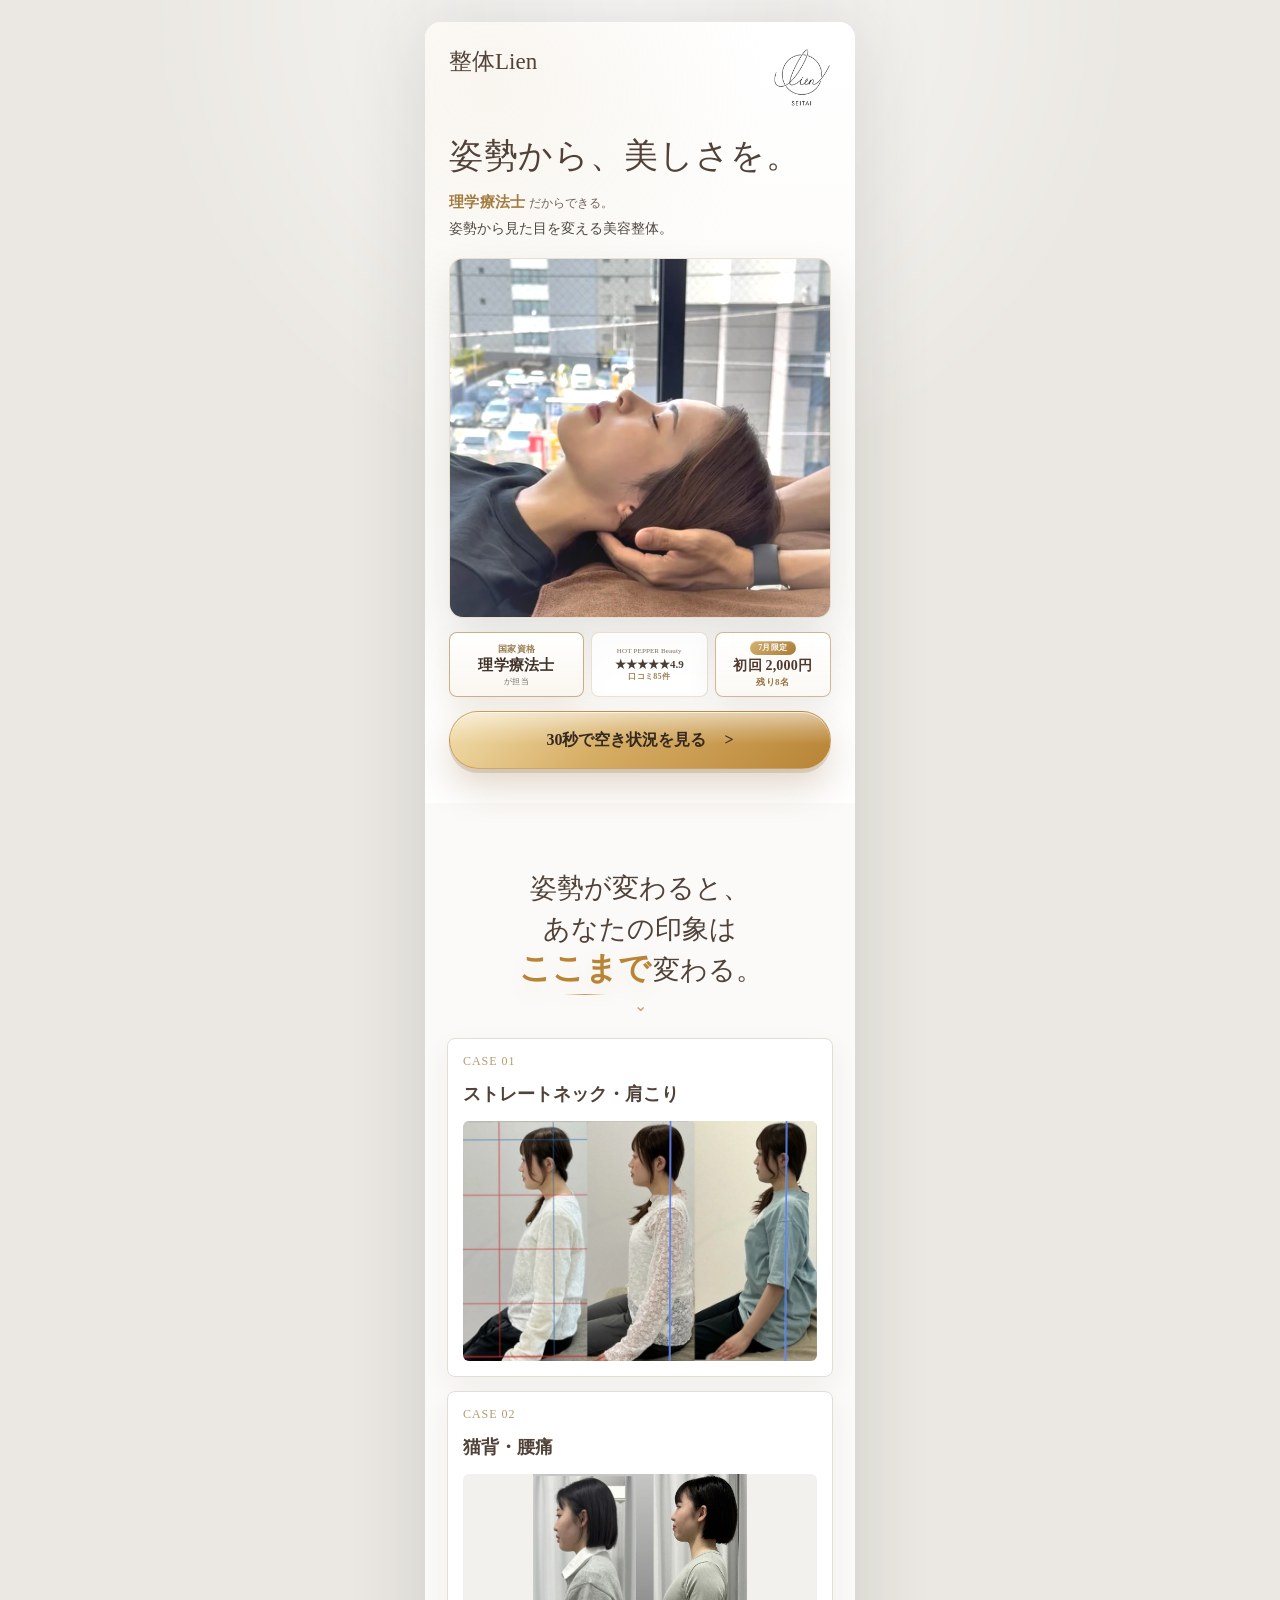
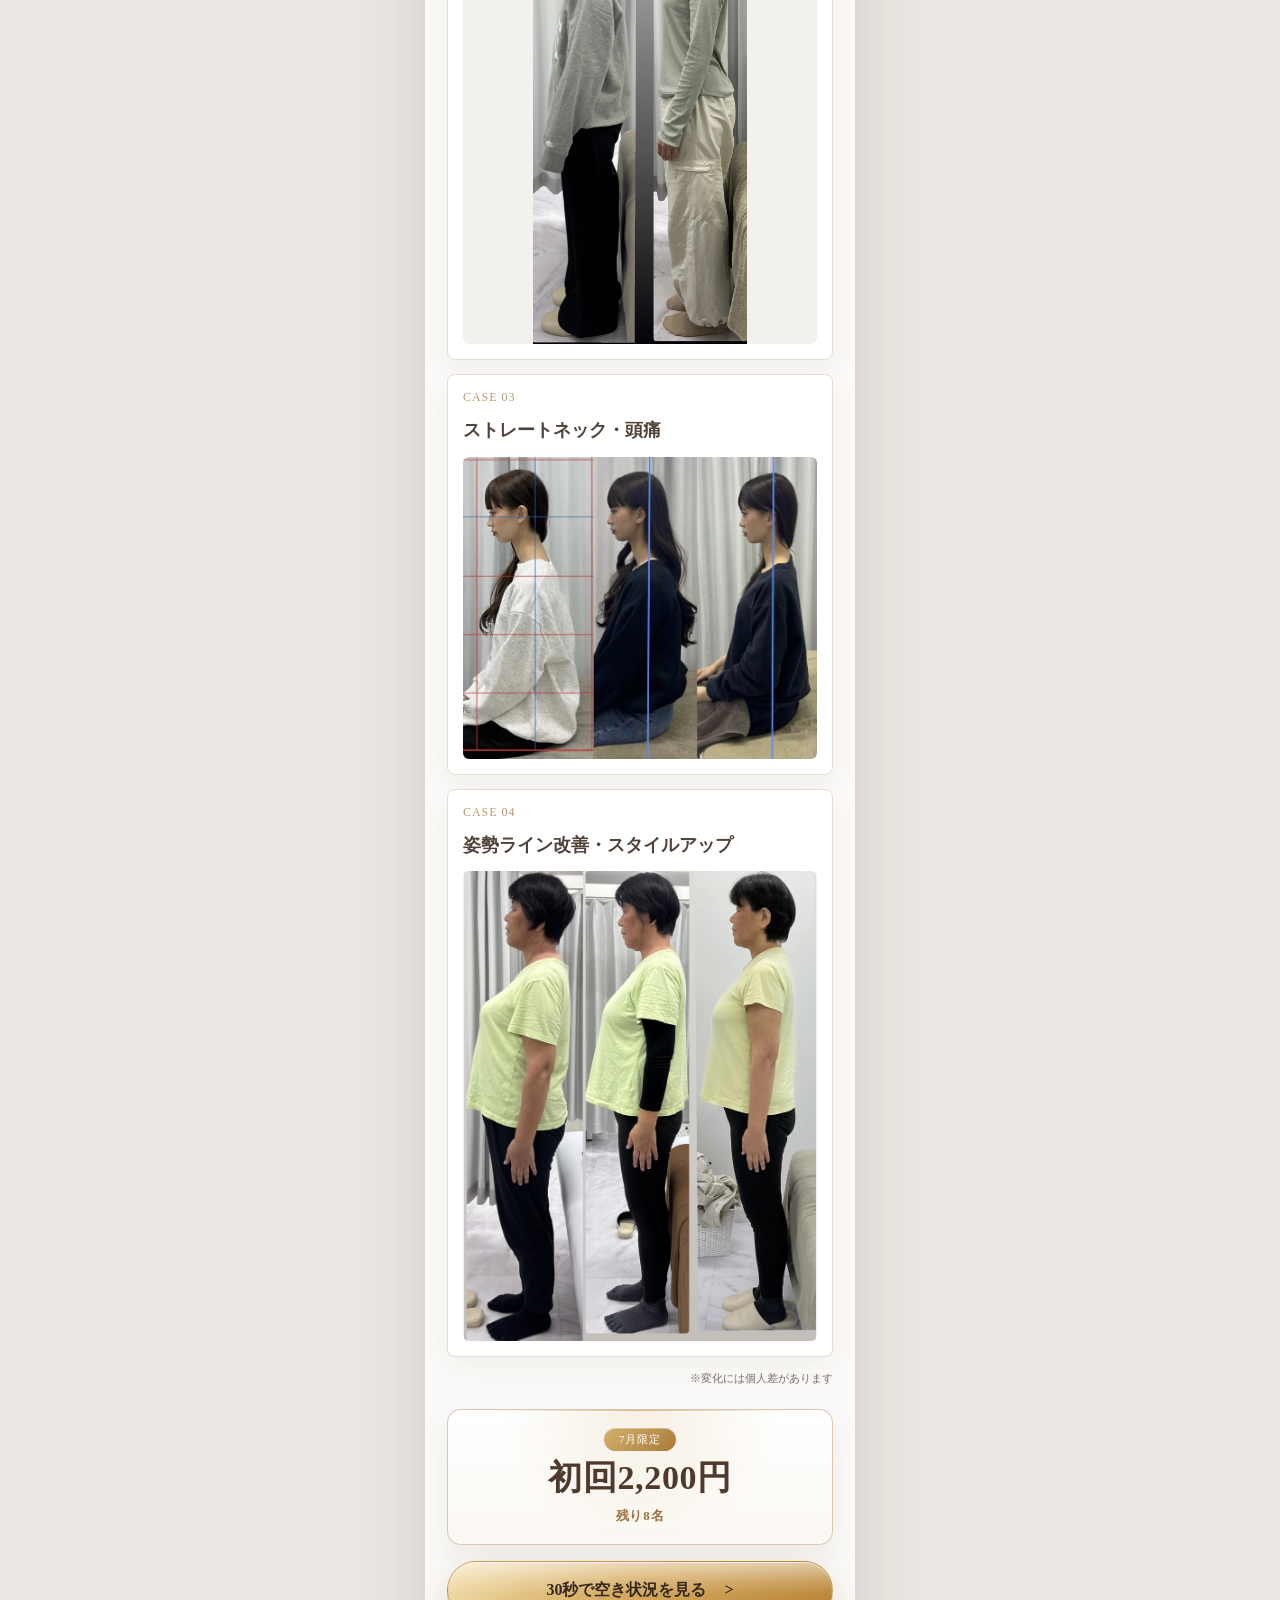
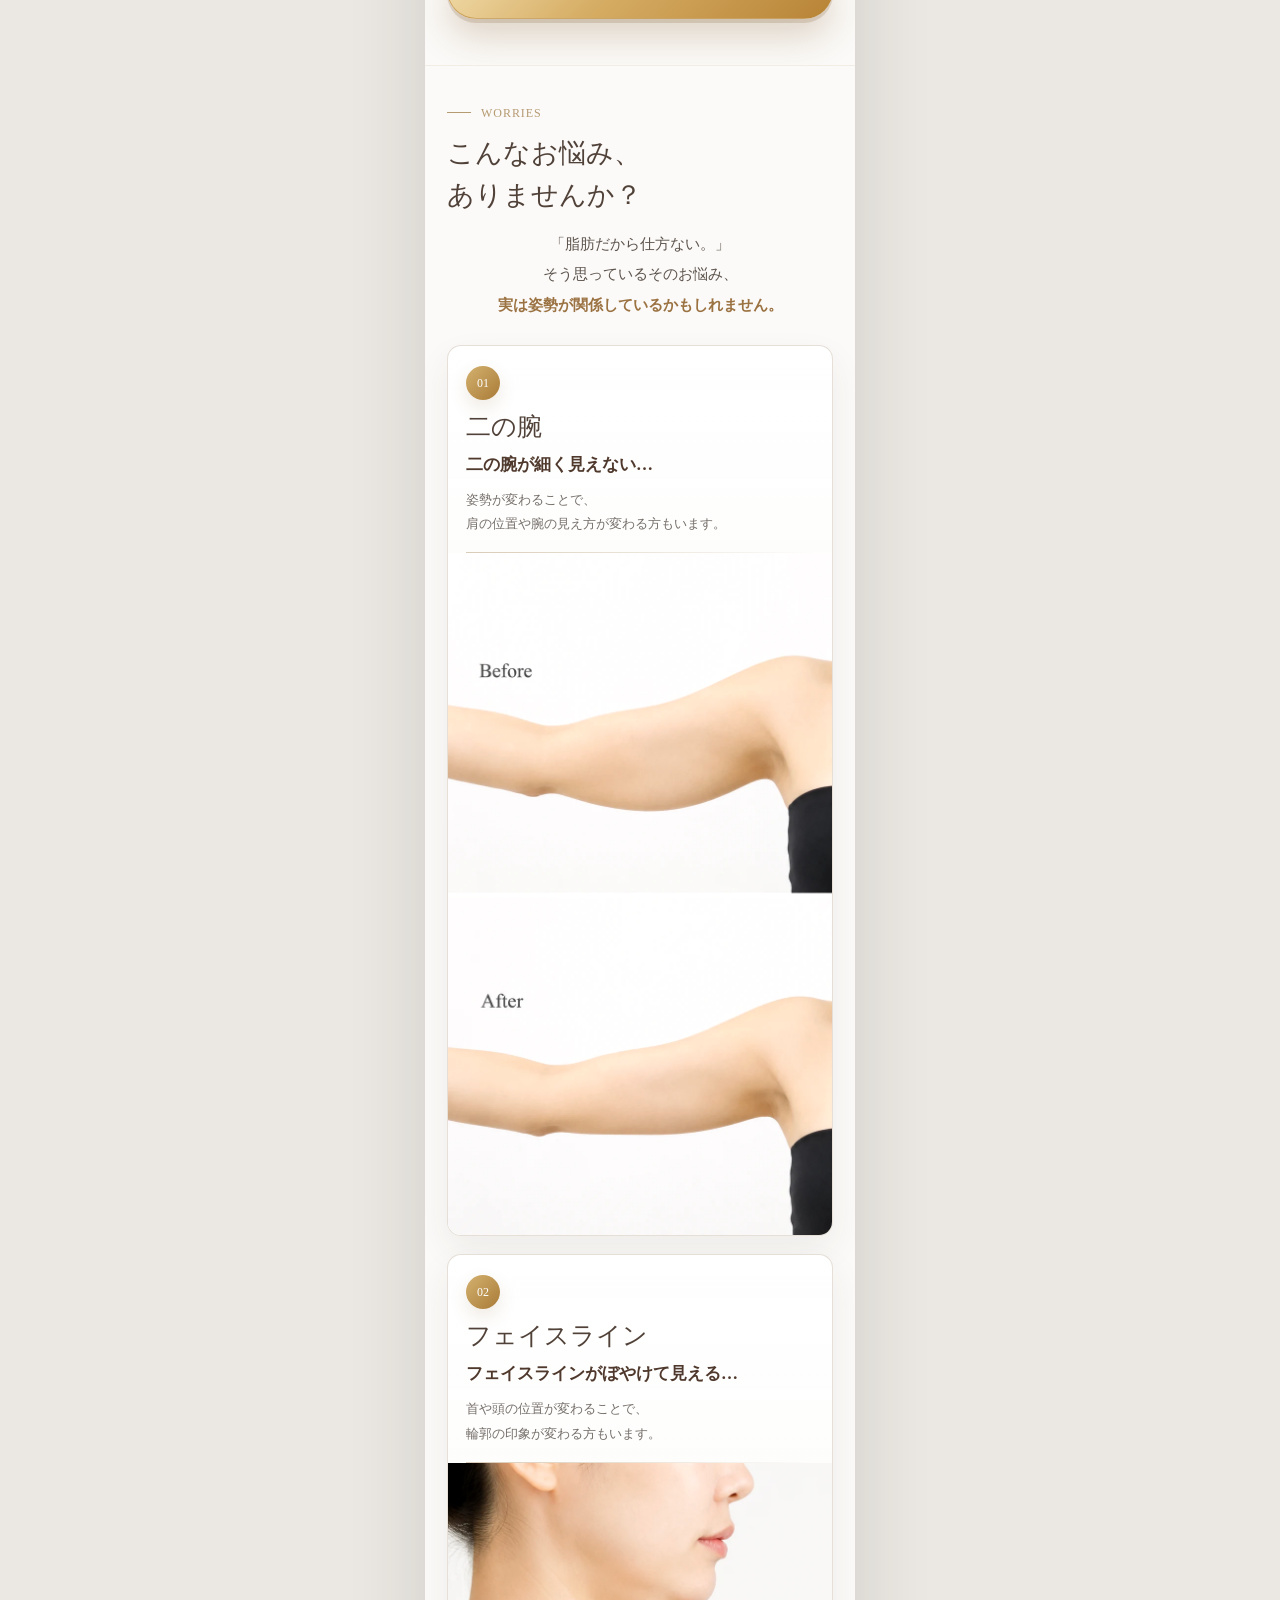
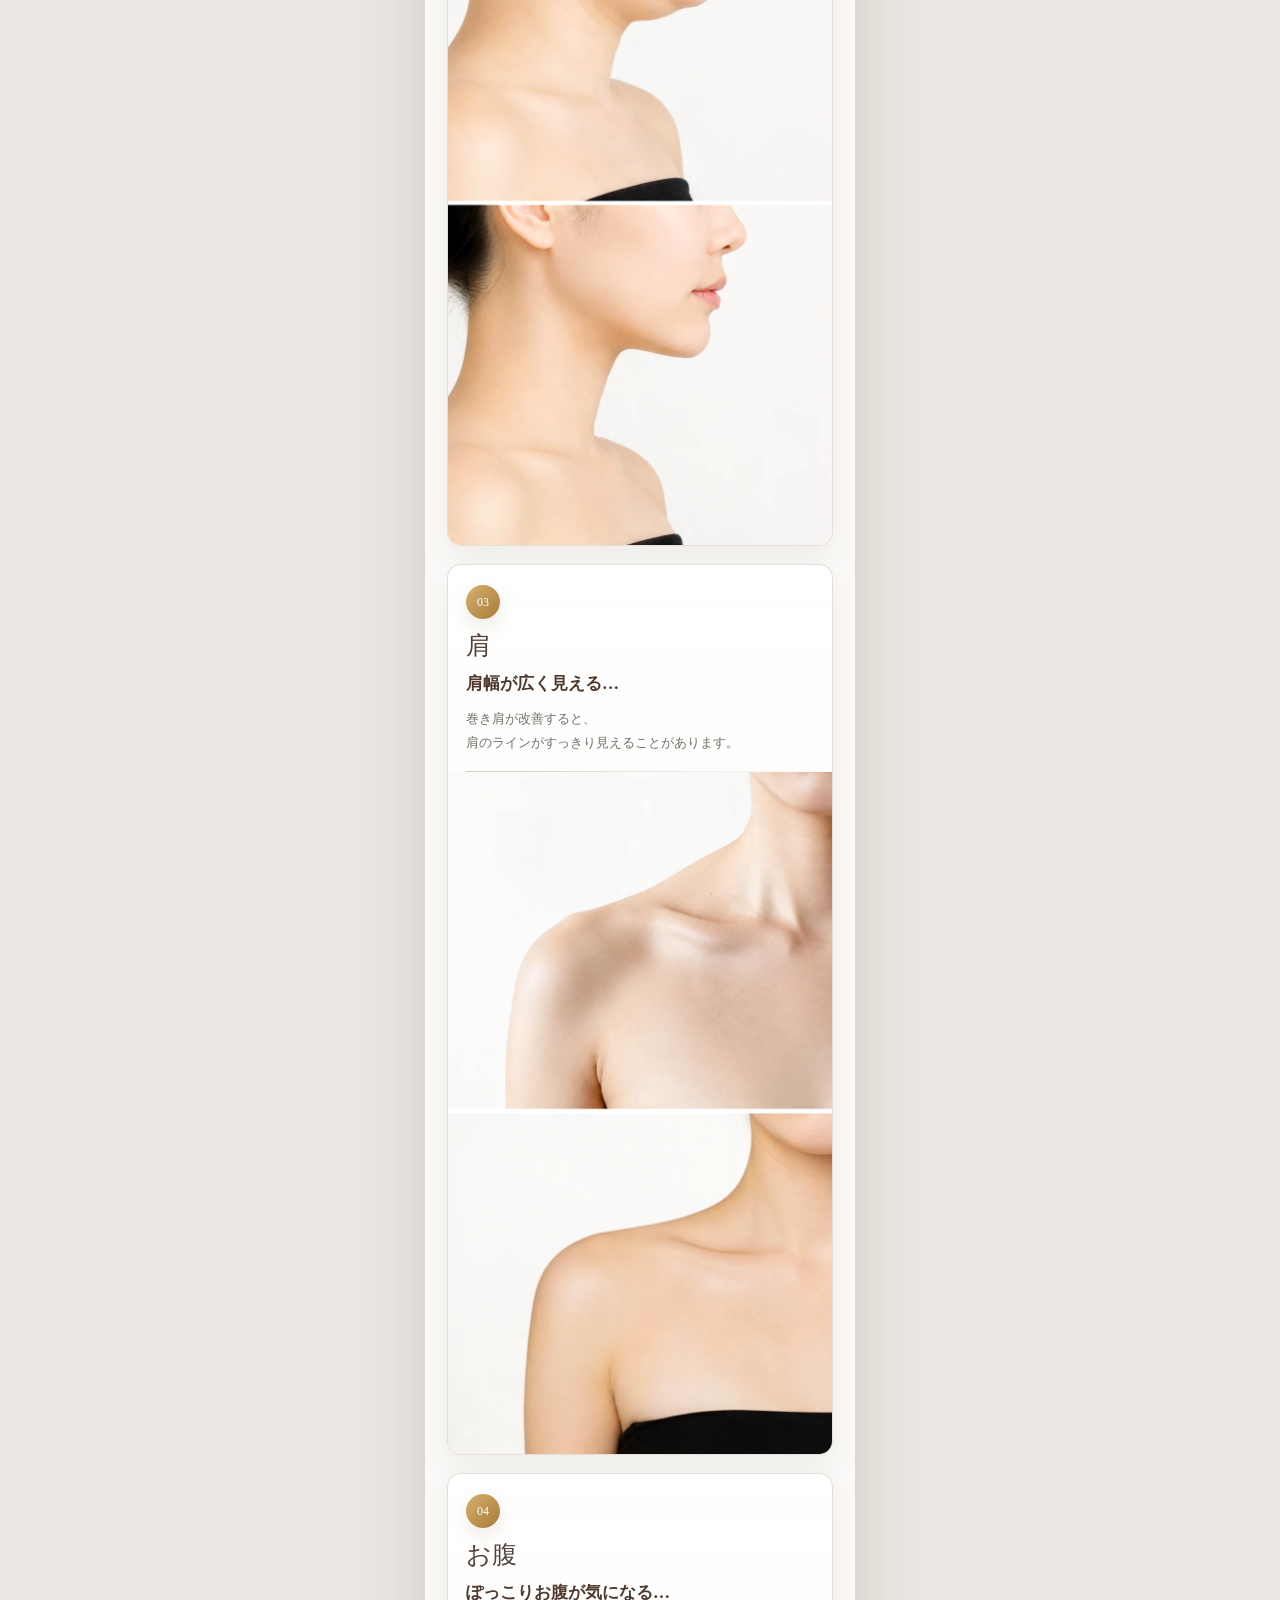
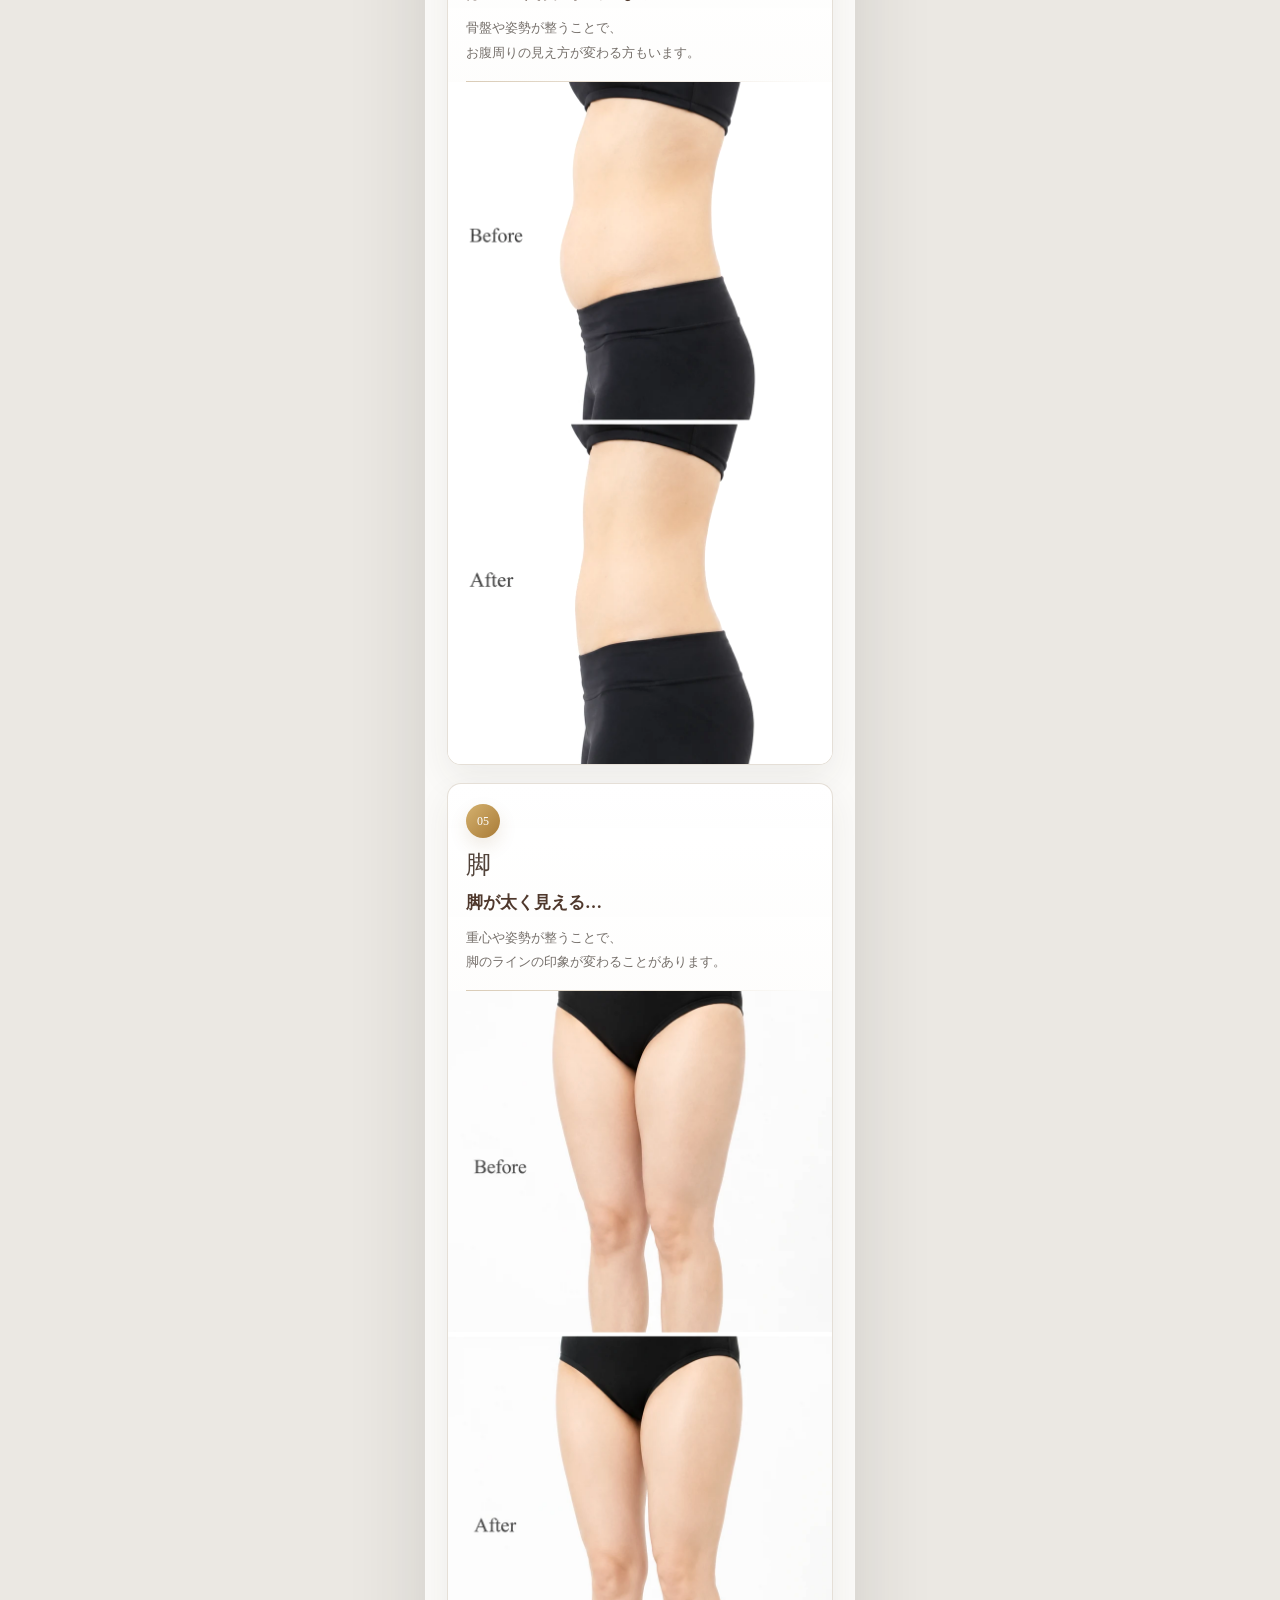
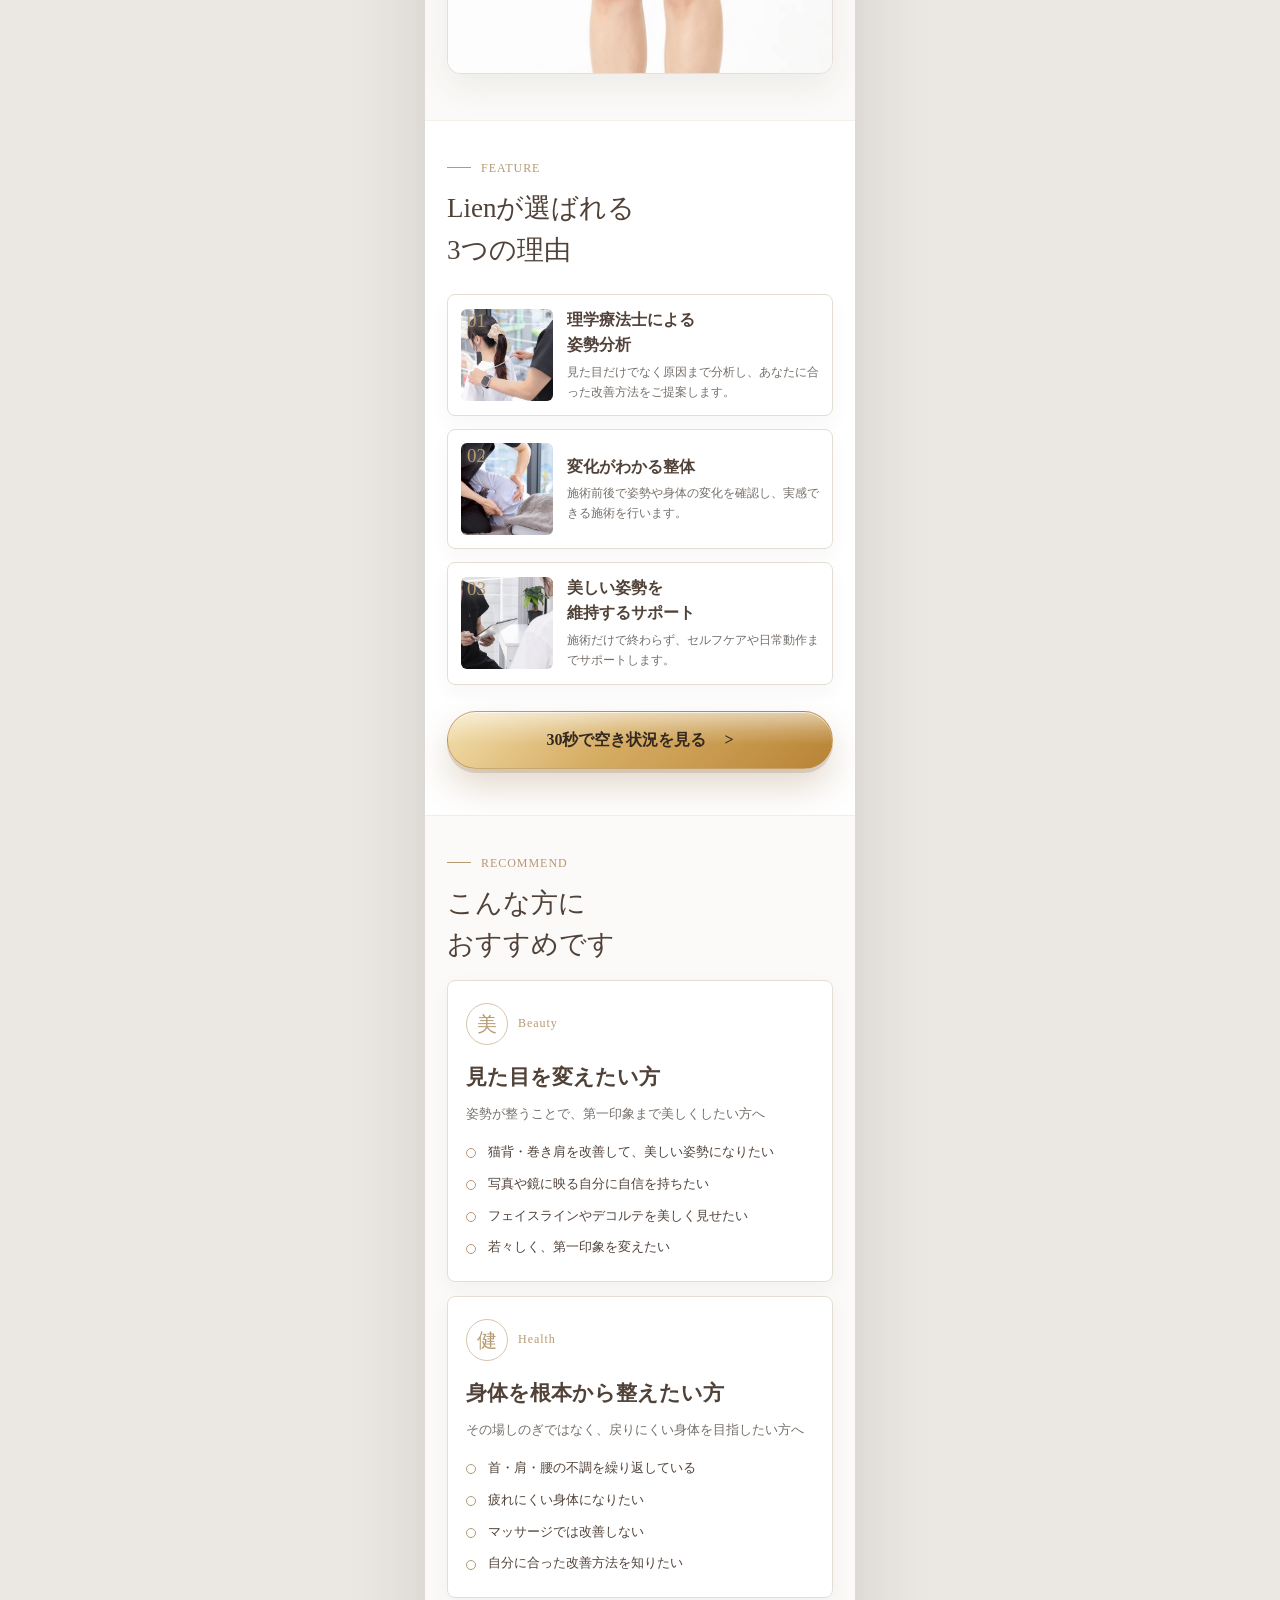
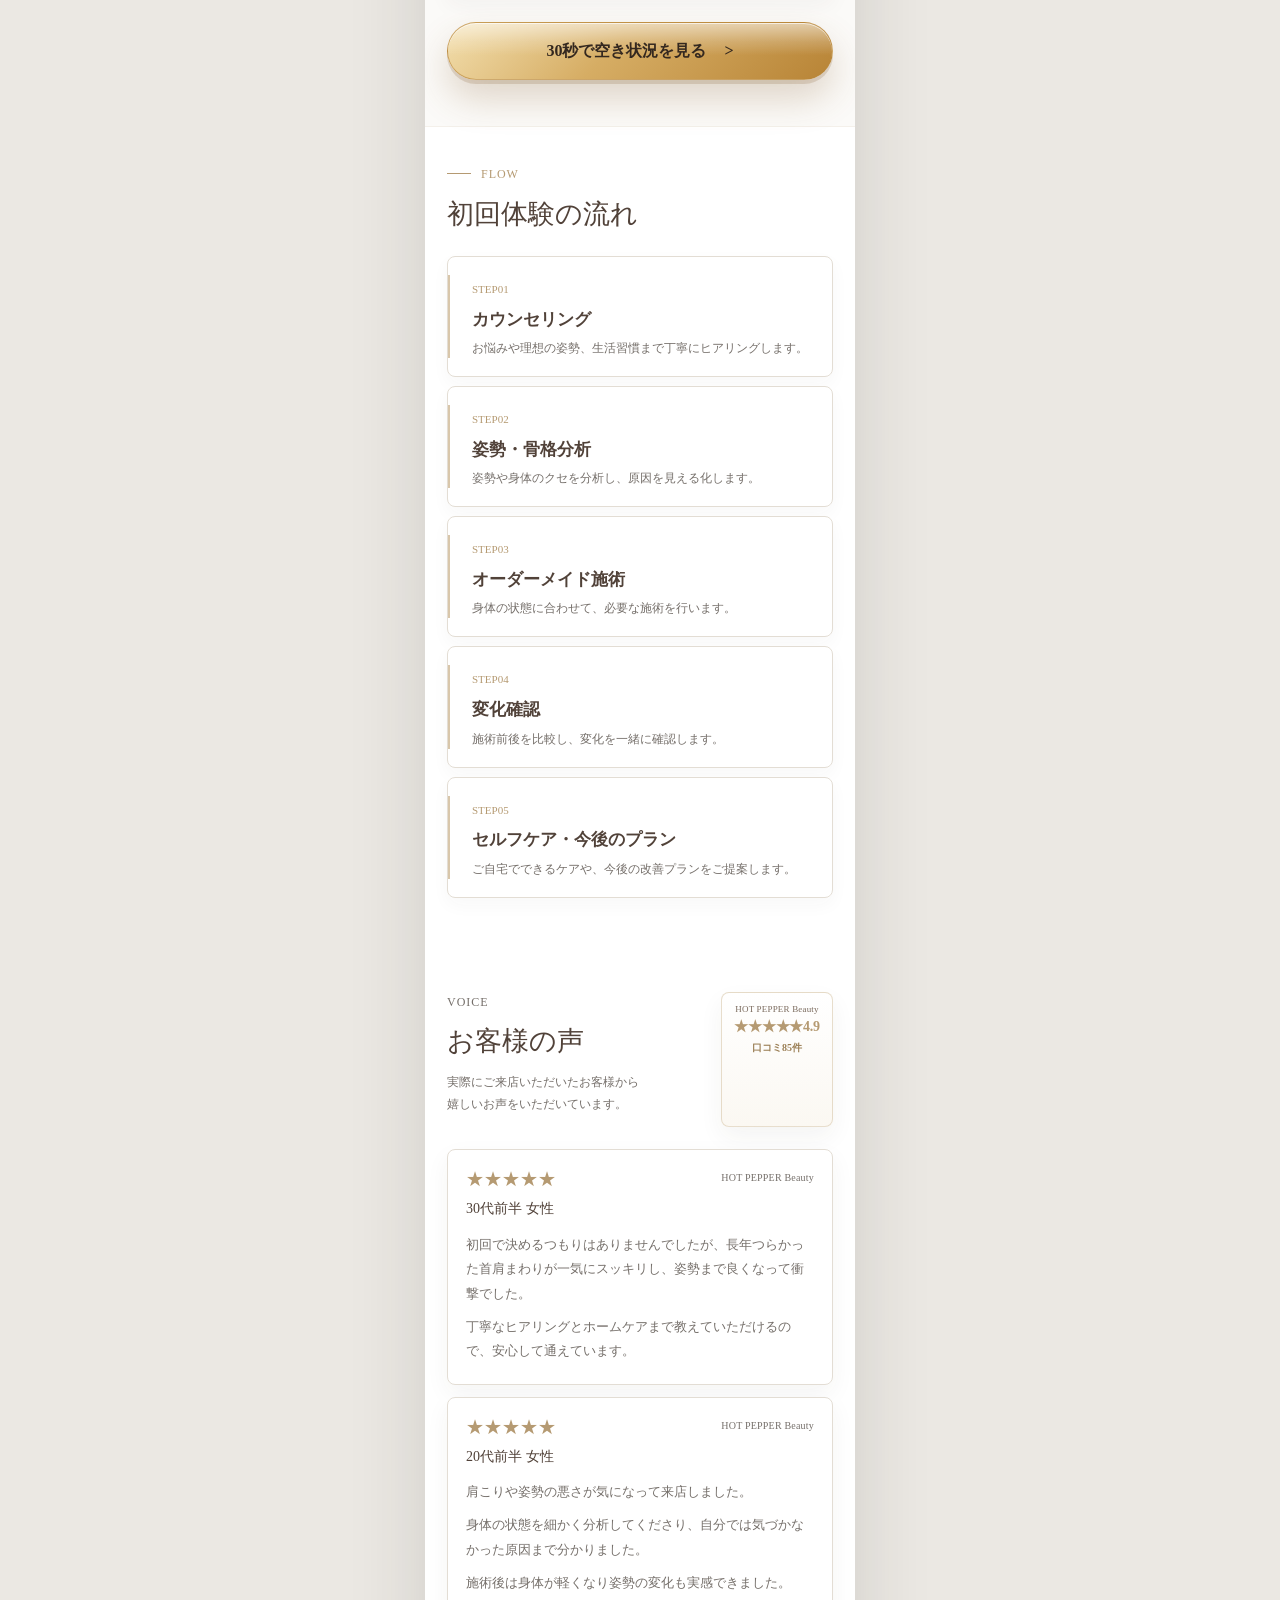
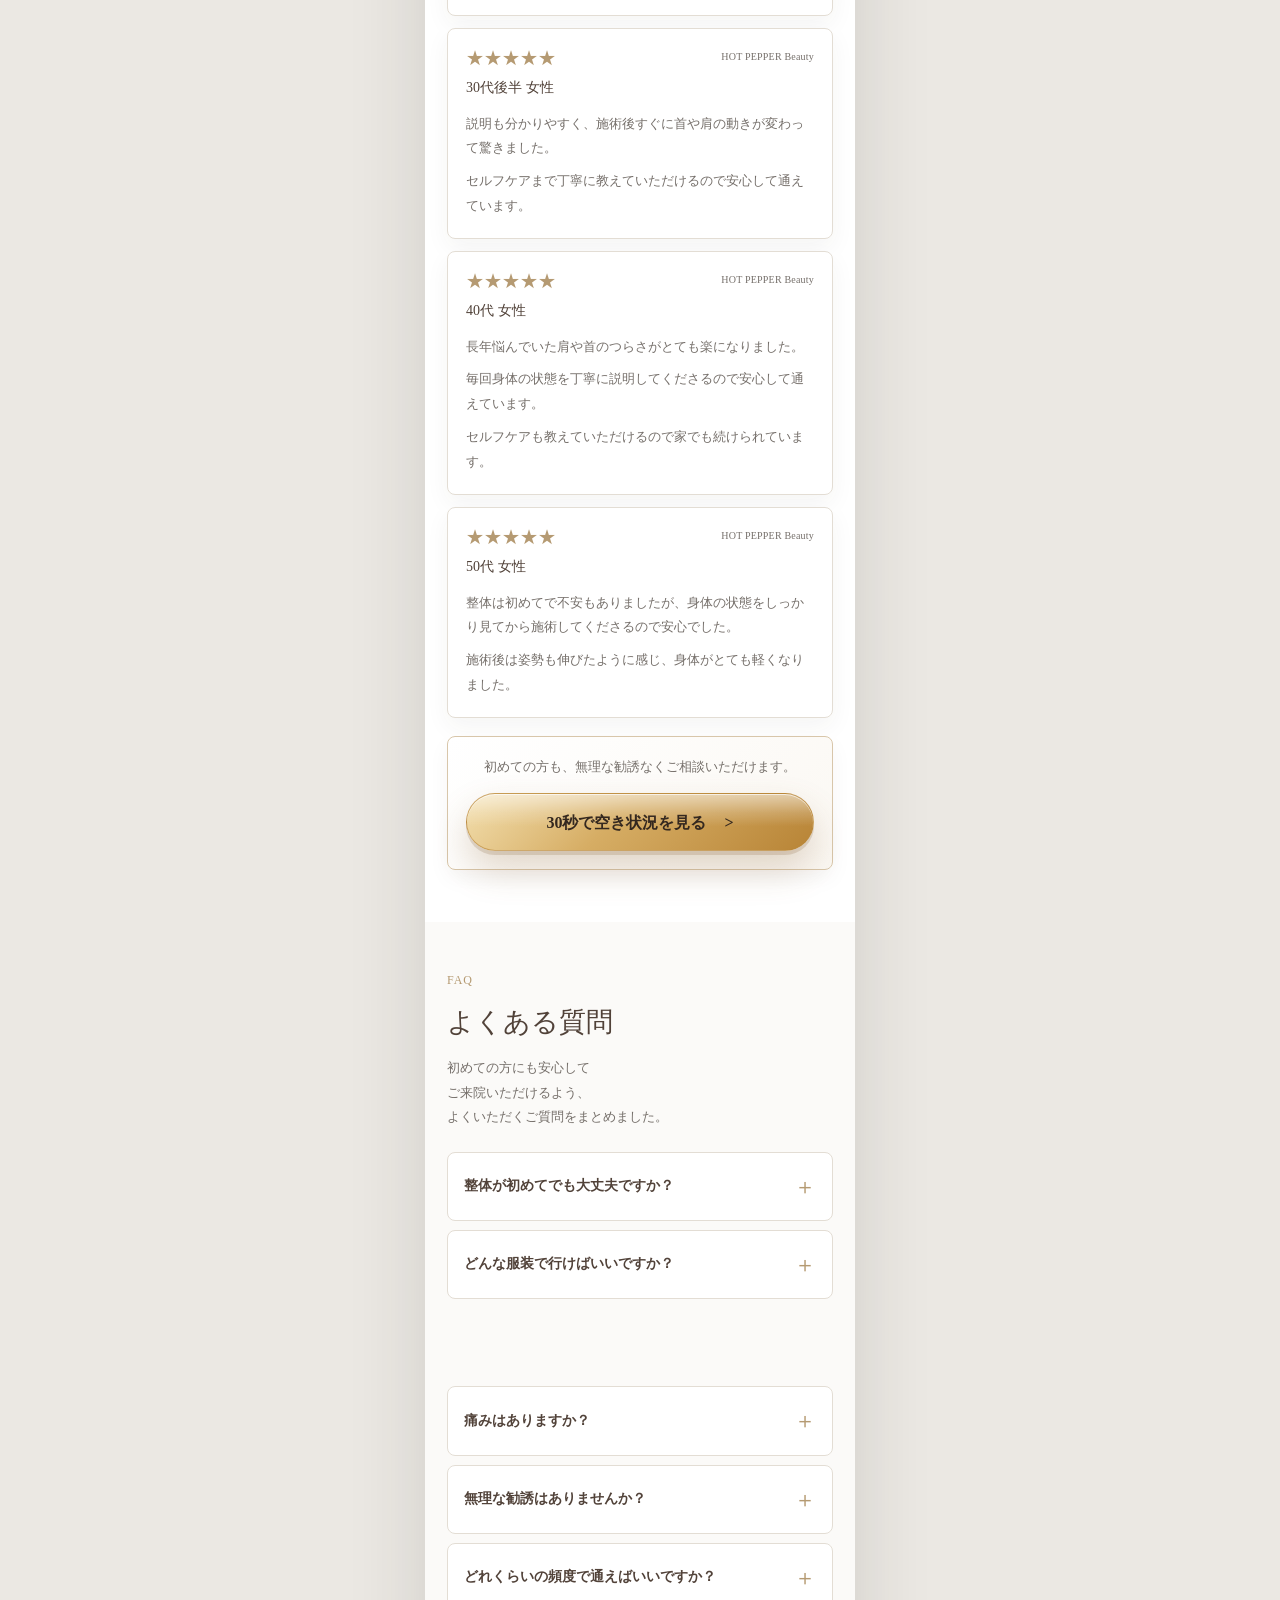
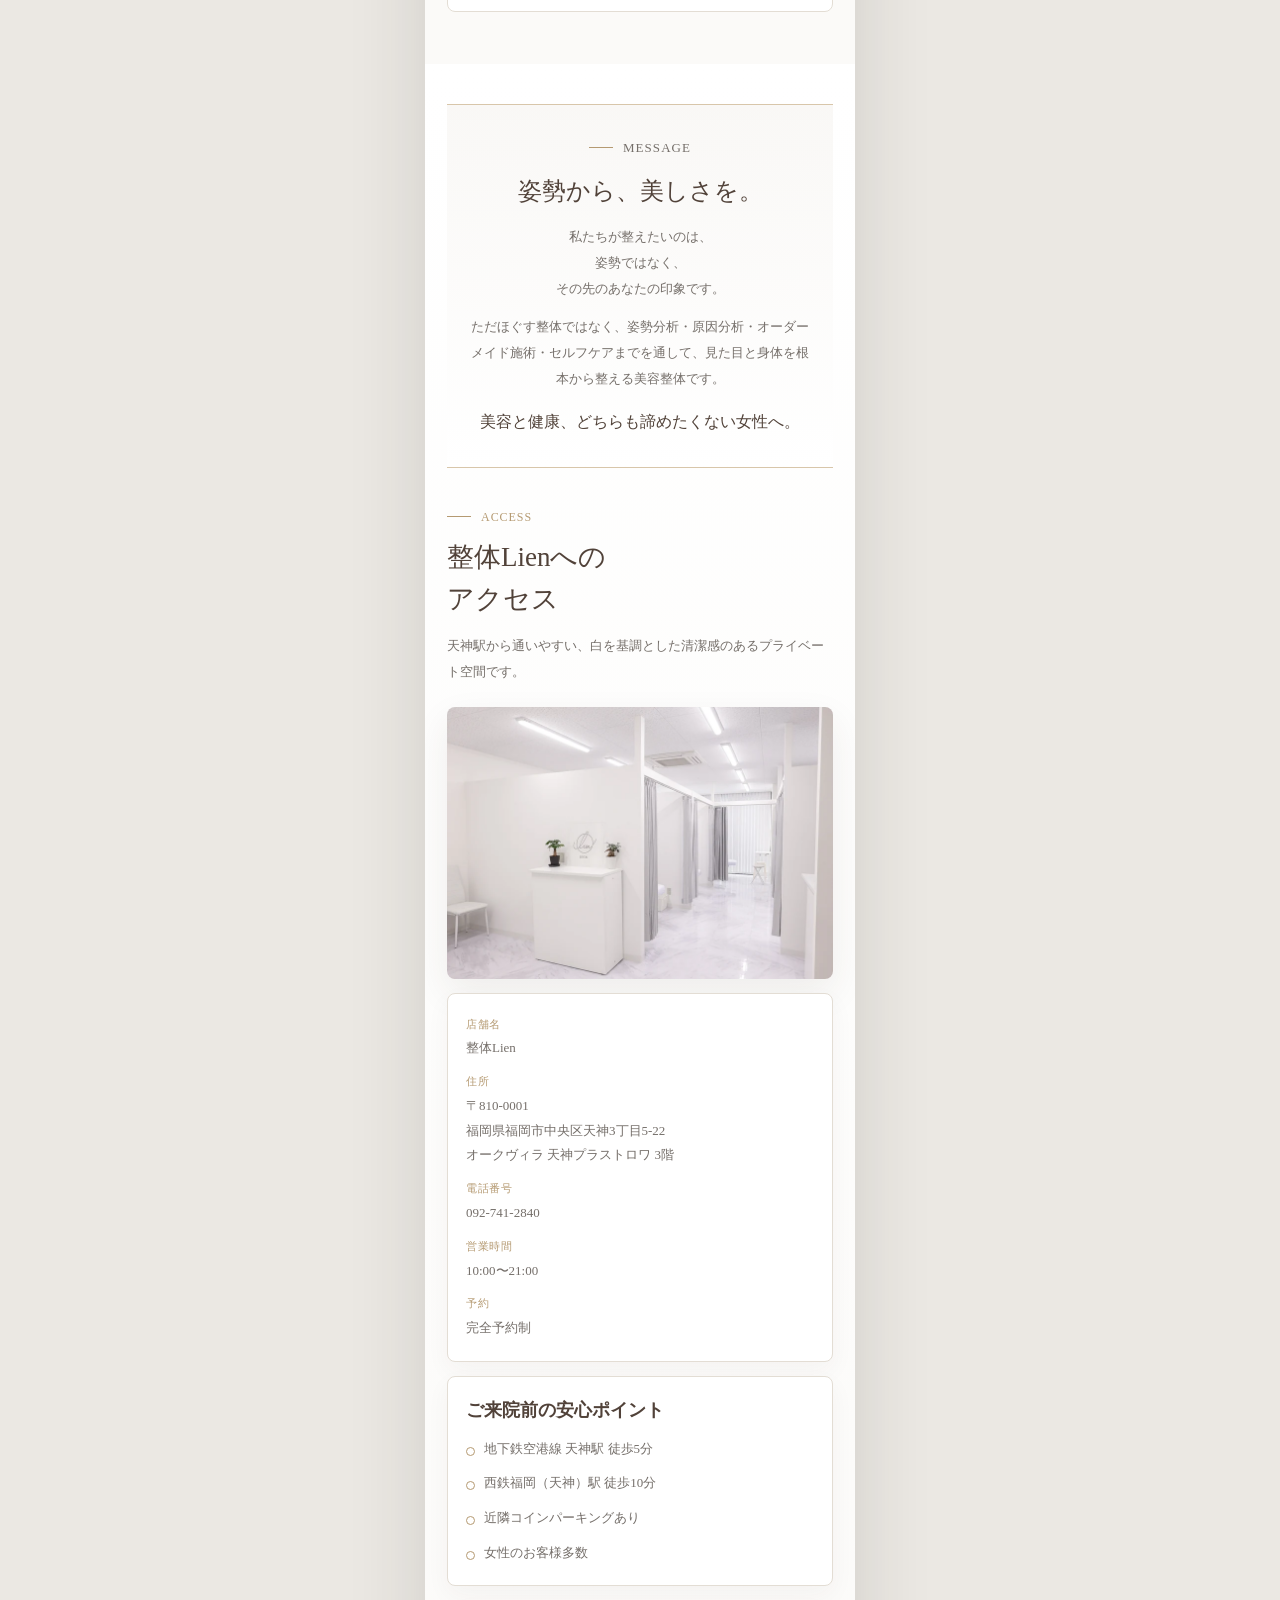
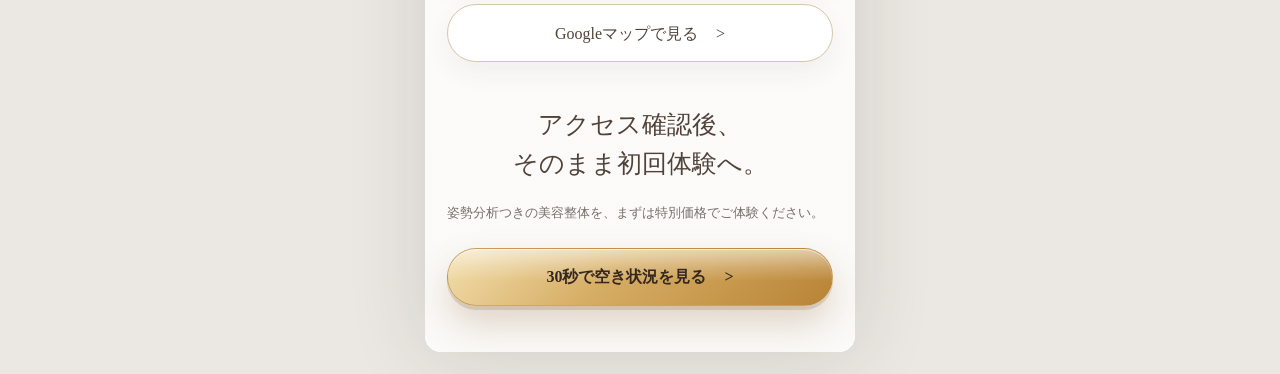
<file: index.html>
<!doctype html>
<html lang="ja">
<head>
  <meta charset="utf-8">
  <meta name="viewport" content="width=device-width, initial-scale=1, viewport-fit=cover">
  <title>整体Lien | 福岡市天神の美容整体・美軸整体 初回体験2,000円</title>
  <meta name="description" content="福岡市中央区天神の整体Lien。理学療法士による姿勢・骨格分析付き美容整体。猫背・巻き肩・反り腰・ストレートネック、首肩こりのお悩みに。初回体験2,000円。">
  <meta property="og:type" content="website">
  <meta property="og:title" content="整体Lien | 福岡市天神の美容整体・美軸整体">
  <meta property="og:description" content="理学療法士による姿勢・骨格分析付き美容整体。初回体験2,000円。">
  <meta property="og:image" content="https://lienseitai-dot.github.io/lien_seitai-lp/assets/hero-clinic-1242.webp">
  <meta property="og:url" content="https://lienseitai-dot.github.io/lien_seitai-lp/">
  <meta property="og:site_name" content="整体Lien">
  <meta name="twitter:card" content="summary_large_image">
  <link rel="canonical" href="https://lienseitai-dot.github.io/lien_seitai-lp/">
  <meta name="theme-color" content="#ffffff">
  <link rel="preload" as="image" href="assets/hero-brand-treatment.png" fetchpriority="high">
  <link rel="stylesheet" href="styles.css?v=20260702-beauty-worries">
  <script>
    window.LIEN_LP_CONFIG = {
      reservationUrl: "https://reserve.quick-reserve.com/lien?view=eyJ2ZXJzaW9uIjoyLCJzdG9yZXMiOlt7ImlkIjoyMDV9XX0%3D",
      lineUrl: "https://lin.ee/REPLACE_ME",
      phoneUrl: "tel:0000000000",
      thanksUrl: "thanks.html",
      googleMapUrl: "https://www.google.com/maps/search/?api=1&query=%E3%80%92810-0001%20%E7%A6%8F%E5%B2%A1%E7%9C%8C%E7%A6%8F%E5%B2%A1%E5%B8%82%E4%B8%AD%E5%A4%AE%E5%8C%BA%E5%A4%A9%E7%A5%9E3%E4%B8%81%E7%9B%AE5-22%20%E3%82%AA%E3%83%BC%E3%82%AF%E3%83%B4%E3%82%A3%E3%83%A9%20%E5%A4%A9%E7%A5%9E%E3%83%97%E3%83%A9%E3%82%B9%E3%83%88%E3%83%AD%E3%83%AF%203%E9%9A%8E%20%E6%95%B4%E4%BD%93Lien",
      videoEmbedUrl: "",
      ga4Id: "",
      metaPixelId: ""
    };
  </script>
  <script type="application/ld+json">
  {
    "@context": "https://schema.org",
    "@type": "HealthAndBeautyBusiness",
    "name": "整体Lien",
    "url": "https://lienseitai-dot.github.io/lien_seitai-lp/",
    "image": "https://lienseitai-dot.github.io/lien_seitai-lp/assets/hero-clinic-1242.webp",
    "telephone": "092-741-2840",
    "priceRange": "¥¥",
    "address": {
      "@type": "PostalAddress",
      "postalCode": "810-0001",
      "addressRegion": "福岡県",
      "addressLocality": "福岡市中央区",
      "streetAddress": "天神3丁目5-22 オークヴィラ 天神プラストロワ 3階",
      "addressCountry": "JP"
    },
    "openingHoursSpecification": [{
      "@type": "OpeningHoursSpecification",
      "dayOfWeek": ["Monday", "Tuesday", "Wednesday", "Thursday", "Friday", "Saturday", "Sunday"],
      "opens": "10:00",
      "closes": "21:00"
    }],
    "aggregateRating": {
      "@type": "AggregateRating",
      "ratingValue": "4.94",
      "reviewCount": "85"
    },
    "makesOffer": {
      "@type": "Offer",
      "name": "姿勢・骨格分析付き初回体験",
      "price": "2000",
      "priceCurrency": "JPY"
    }
  }
  </script>
  <script type="text/javascript">
    (function(c,l,a,r,i,t,y){
        c[a]=c[a]||function(){(c[a].q=c[a].q||[]).push(arguments)};
        t=l.createElement(r);t.async=1;t.src="https://www.clarity.ms/tag/"+i;
        y=l.getElementsByTagName(r)[0];y.parentNode.insertBefore(t,y);
    })(window, document, "clarity", "script", "xd2nqwqx65");
</script>
</head>
<body>
  <main class="site">
    <h1 class="sr-only">整体Lien 美軸整体 初回体験キャンペーン</h1>

    <section class="hero" aria-label="ファーストビュー">
      <div class="hero-content">
        <header class="hero-brand">
          <p class="brand-name">整体Lien</p>
          <picture class="brand-logo">
            <source srcset="assets/lien-logo-header.webp" type="image/webp">
            <img src="assets/lien-logo-header.png" width="218" height="220" alt="整体Lien">
          </picture>
        </header>
        <p class="hero-concept">姿勢から、美しさを。</p>
        <p class="hero-tag"><strong>理学療法士</strong><span>だからできる。</span></p>
        <p class="hero-lead">姿勢から見た目を変える美容整体。</p>
        <figure class="hero-treatment-visual">
          <img src="assets/hero-brand-treatment.png" width="760" height="694" alt="仰向けで首まわりの整体施術を受ける女性" fetchpriority="high" decoding="async">
        </figure>
        <div class="hero-proof">
          <p class="hero-proof-license"><span>国家資格</span><strong>理学療法士</strong><small>が担当</small></p>
          <p class="hero-proof-review"><span>HOT PEPPER Beauty</span><strong>★★★★★4.9</strong><small>口コミ85件</small></p>
          <p class="hero-proof-primary"><span class="month-badge">7月限定</span><strong>初回 2,000円</strong><small>残り8名</small></p>
        </div>
        <a class="button button-dark" data-link="reservation" href="#">30秒で空き状況を見る</a>
      </div>
    </section>

    <section class="section-pad ba-section" aria-label="ビフォーアフター">
      <p class="eyebrow">BEFORE / AFTER</p>
      <h2 class="ba-title">姿勢が変わると、<br>あなたの印象は<br><span>ここまで</span>変わる。</h2>
      <div class="ba-list">
        <article class="photo-card">
          <p class="case">CASE 01</p>
          <h3>ストレートネック・肩こり</h3>
          <picture><source srcset="assets/ba-01-780.webp 780w, assets/ba-01-1242.webp 962w" sizes="(max-width: 430px) calc(100vw - 76px), 314px" type="image/webp"><img src="assets/ba-01.jpg" width="962" height="651" loading="lazy" decoding="async" alt="座り姿勢のビフォーアフター"></picture>
        </article>
        <article class="photo-card">
          <p class="case">CASE 02</p>
          <h3>猫背・腰痛</h3>
          <picture><source srcset="assets/ba-02-780.webp 780w, assets/ba-02-1242.webp 833w" sizes="(max-width: 430px) calc(100vw - 76px), 314px" type="image/webp"><img src="assets/ba-02.jpg" width="833" height="1826" loading="lazy" decoding="async" alt="立ち姿勢のビフォーアフター"></picture>
        </article>
        <article class="photo-card">
          <p class="case">CASE 03</p>
          <h3>ストレートネック・頭痛</h3>
          <picture><source srcset="assets/ba-03-780.webp 780w, assets/ba-03-1242.webp 1242w" sizes="(max-width: 430px) calc(100vw - 76px), 314px" type="image/webp"><img src="assets/ba-03.jpg" width="2240" height="1909" loading="lazy" decoding="async" alt="月1回3ヶ月の姿勢ビフォーアフター"></picture>
        </article>
        <article class="photo-card">
          <p class="case">CASE 04</p>
          <h3>姿勢ライン改善・スタイルアップ</h3>
          <picture><source srcset="assets/ba-04-780.webp 780w, assets/ba-04-1242.webp 1054w" sizes="(max-width: 430px) calc(100vw - 76px), 314px" type="image/webp"><img src="assets/ba-04.jpg" width="1054" height="1409" loading="lazy" decoding="async" alt="姿勢ラインのビフォーアフター"></picture>
        </article>
      </div>
      <p class="caption">※変化には個人差があります</p>
      <article class="ba-offer-card" aria-label="7月限定 初回体験">
        <span>7月限定</span>
        <strong>初回2,200円</strong>
        <small>残り8名</small>
      </article>
      <a class="button button-dark" data-link="reservation" href="#">30秒で空き状況を見る</a>
    </section>

    <section class="section-pad worries">
      <p class="eyebrow">WORRIES</p>
      <h2>こんなお悩み、<br>ありませんか？</h2>
      <p class="worry-intro">「脂肪だから仕方ない。」<br>そう思っているそのお悩み、<br><span>実は姿勢が関係しているかもしれません。</span></p>
      <div class="beauty-worry-list">
        <article class="beauty-worry-card">
          <div class="beauty-worry-copy">
            <span>01</span>
            <h3>二の腕</h3>
            <p class="catch">二の腕が細く見えない…</p>
            <p>姿勢が変わることで、<br>肩の位置や腕の見え方が変わる方もいます。</p>
          </div>
          <picture><source srcset="assets/worry-arm-780.webp 780w, assets/worry-arm-1242.webp 941w" sizes="(max-width: 430px) calc(100vw - 44px), 346px" type="image/webp"><img src="assets/worry-arm.jpg" width="941" height="1672" loading="lazy" decoding="async" alt="二の腕の見え方のビフォーアフター"></picture>
        </article>
        <article class="beauty-worry-card">
          <div class="beauty-worry-copy">
            <span>02</span>
            <h3>フェイスライン</h3>
            <p class="catch">フェイスラインがぼやけて見える…</p>
            <p>首や頭の位置が変わることで、<br>輪郭の印象が変わる方もいます。</p>
          </div>
          <picture><source srcset="assets/worry-face-780.webp 780w, assets/worry-face-1242.webp 941w" sizes="(max-width: 430px) calc(100vw - 44px), 346px" type="image/webp"><img src="assets/worry-face.jpg" width="941" height="1672" loading="lazy" decoding="async" alt="フェイスラインの印象のビフォーアフター"></picture>
        </article>
        <article class="beauty-worry-card">
          <div class="beauty-worry-copy">
            <span>03</span>
            <h3>肩</h3>
            <p class="catch">肩幅が広く見える…</p>
            <p>巻き肩が改善すると、<br>肩のラインがすっきり見えることがあります。</p>
          </div>
          <picture><source srcset="assets/worry-shoulder-780.webp 780w, assets/worry-shoulder-1242.webp 941w" sizes="(max-width: 430px) calc(100vw - 44px), 346px" type="image/webp"><img src="assets/worry-shoulder.jpg" width="941" height="1672" loading="lazy" decoding="async" alt="肩のラインのビフォーアフター"></picture>
        </article>
        <article class="beauty-worry-card">
          <div class="beauty-worry-copy">
            <span>04</span>
            <h3>お腹</h3>
            <p class="catch">ぽっこりお腹が気になる…</p>
            <p>骨盤や姿勢が整うことで、<br>お腹周りの見え方が変わる方もいます。</p>
          </div>
          <picture><source srcset="assets/worry-belly-780.webp 780w, assets/worry-belly-1242.webp 941w" sizes="(max-width: 430px) calc(100vw - 44px), 346px" type="image/webp"><img src="assets/worry-belly.jpg" width="941" height="1672" loading="lazy" decoding="async" alt="お腹周りの見え方のビフォーアフター"></picture>
        </article>
        <article class="beauty-worry-card">
          <div class="beauty-worry-copy">
            <span>05</span>
            <h3>脚</h3>
            <p class="catch">脚が太く見える…</p>
            <p>重心や姿勢が整うことで、<br>脚のラインの印象が変わることがあります。</p>
          </div>
          <picture><source srcset="assets/worry-legs-780.webp 780w, assets/worry-legs-1242.webp 941w" sizes="(max-width: 430px) calc(100vw - 44px), 346px" type="image/webp"><img src="assets/worry-legs.jpg" width="941" height="1672" loading="lazy" decoding="async" alt="脚のラインのビフォーアフター"></picture>
        </article>
      </div>
    </section>

    <section class="section-pad feature">
      <p class="eyebrow">FEATURE</p>
      <h2>Lienが選ばれる<br>3つの理由</h2>
      <div class="feature-list">
        <article><picture><source srcset="assets/feature-analysis-780.webp 780w, assets/feature-analysis-1242.webp 1242w" sizes="98px" type="image/webp"><img src="assets/feature-analysis.jpg" width="1477" height="1109" loading="lazy" decoding="async" alt="姿勢分析の様子"></picture><span>01</span><div><h3>理学療法士による<br>姿勢分析</h3><p>見た目だけでなく原因まで分析し、あなたに合った改善方法をご提案します。</p></div></article>
        <article><picture><source srcset="assets/feature-treatment-780.webp 780w, assets/feature-treatment-1242.webp 1242w" sizes="98px" type="image/webp"><img src="assets/feature-treatment.jpg" width="2048" height="1537" loading="lazy" decoding="async" alt="施術の様子"></picture><span>02</span><div><h3>変化がわかる整体</h3><p>施術前後で姿勢や身体の変化を確認し、実感できる施術を行います。</p></div></article>
        <article><picture><source srcset="assets/feature-care-780.webp 780w, assets/feature-care-1242.webp 881w" sizes="98px" type="image/webp"><img src="assets/feature-care.jpg" width="881" height="661" loading="lazy" decoding="async" alt="セルフケア指導の様子"></picture><span>03</span><div><h3>美しい姿勢を<br>維持するサポート</h3><p>施術だけで終わらず、セルフケアや日常動作までサポートします。</p></div></article>
      </div>
      <a class="button button-dark" data-link="reservation" href="#">30秒で空き状況を見る</a>
    </section>

    <section class="section-pad recommend">
      <p class="eyebrow">RECOMMEND</p>
      <h2>こんな方に<br>おすすめです</h2>
      <div class="recommend-card">
        <p><span>美</span><b>Beauty</b></p>
        <h3>見た目を変えたい方</h3>
        <p>姿勢が整うことで、第一印象まで美しくしたい方へ</p>
        <ul><li>猫背・巻き肩を改善して、美しい姿勢になりたい</li><li>写真や鏡に映る自分に自信を持ちたい</li><li>フェイスラインやデコルテを美しく見せたい</li><li>若々しく、第一印象を変えたい</li></ul>
      </div>
      <div class="recommend-card">
        <p><span>健</span><b>Health</b></p>
        <h3>身体を根本から整えたい方</h3>
        <p>その場しのぎではなく、戻りにくい身体を目指したい方へ</p>
        <ul><li>首・肩・腰の不調を繰り返している</li><li>疲れにくい身体になりたい</li><li>マッサージでは改善しない</li><li>自分に合った改善方法を知りたい</li></ul>
      </div>
      <a class="button button-dark" data-link="reservation" href="#">30秒で空き状況を見る</a>
    </section>

    <section class="section-pad flow">
      <p class="eyebrow">FLOW</p>
      <h2>初回体験の流れ</h2>
      <div class="flow-list">
        <div><span>STEP01</span><h3>カウンセリング</h3><p>お悩みや理想の姿勢、生活習慣まで丁寧にヒアリングします。</p></div>
        <div><span>STEP02</span><h3>姿勢・骨格分析</h3><p>姿勢や身体のクセを分析し、原因を見える化します。</p></div>
        <div><span>STEP03</span><h3>オーダーメイド施術</h3><p>身体の状態に合わせて、必要な施術を行います。</p></div>
        <div><span>STEP04</span><h3>変化確認</h3><p>施術前後を比較し、変化を一緒に確認します。</p></div>
        <div><span>STEP05</span><h3>セルフケア・今後のプラン</h3><p>ご自宅でできるケアや、今後の改善プランをご提案します。</p></div>
      </div>
    </section>

    <section class="reviews-section" aria-label="お客様の声" data-review-section>
      <div class="reviews-head">
        <div><p class="reviews-kicker">VOICE</p><h2>お客様の声</h2><p class="reviews-lead">実際にご来店いただいたお客様から<br>嬉しいお声をいただいています。</p></div>
        <aside class="reviews-score" aria-label="HOT PEPPER Beauty 口コミ評価"><div class="reviews-score-source">HOT PEPPER Beauty</div><div class="reviews-score-stars">★★★★★4.9</div><div class="reviews-score-count">口コミ85件</div></aside>
      </div>
      <div class="review-list" data-review-list>
        <article class="review-card displayReview" data-review-card data-display-review="true"><div class="review-card-head"><div><div class="review-stars">★★★★★</div><p class="review-age">30代前半 女性</p></div><span class="review-source">HOT PEPPER Beauty</span></div><p class="review-body">初回で決めるつもりはありませんでしたが、長年つらかった首肩まわりが一気にスッキリし、姿勢まで良くなって衝撃でした。</p><p class="review-body">丁寧なヒアリングとホームケアまで教えていただけるので、安心して通えています。</p></article>
        <article class="review-card displayReview" data-review-card data-display-review="true"><div class="review-card-head"><div><div class="review-stars">★★★★★</div><p class="review-age">20代前半 女性</p></div><span class="review-source">HOT PEPPER Beauty</span></div><p class="review-body">肩こりや姿勢の悪さが気になって来店しました。</p><p class="review-body">身体の状態を細かく分析してくださり、自分では気づかなかった原因まで分かりました。</p><p class="review-body">施術後は身体が軽くなり姿勢の変化も実感できました。</p></article>
        <article class="review-card displayReview" data-review-card data-display-review="true"><div class="review-card-head"><div><div class="review-stars">★★★★★</div><p class="review-age">30代後半 女性</p></div><span class="review-source">HOT PEPPER Beauty</span></div><p class="review-body">説明も分かりやすく、施術後すぐに首や肩の動きが変わって驚きました。</p><p class="review-body">セルフケアまで丁寧に教えていただけるので安心して通えています。</p></article>
        <article class="review-card displayReview" data-review-card data-display-review="true"><div class="review-card-head"><div><div class="review-stars">★★★★★</div><p class="review-age">40代 女性</p></div><span class="review-source">HOT PEPPER Beauty</span></div><p class="review-body">長年悩んでいた肩や首のつらさがとても楽になりました。</p><p class="review-body">毎回身体の状態を丁寧に説明してくださるので安心して通えています。</p><p class="review-body">セルフケアも教えていただけるので家でも続けられています。</p></article>
        <article class="review-card displayReview" data-review-card data-display-review="true"><div class="review-card-head"><div><div class="review-stars">★★★★★</div><p class="review-age">50代 女性</p></div><span class="review-source">HOT PEPPER Beauty</span></div><p class="review-body">整体は初めてで不安もありましたが、身体の状態をしっかり見てから施術してくださるので安心でした。</p><p class="review-body">施術後は姿勢も伸びたように感じ、身体がとても軽くなりました。</p></article>
      </div>
      <div class="cta-block reviews-cta">
        <p>初めての方も、無理な勧誘なくご相談いただけます。</p>
        <a class="button button-dark" data-link="reservation" href="#">30秒で空き状況を見る</a>
      </div>
    </section>

    <section class="faq-section" aria-label="よくある質問">
      <div class="faq-inner">
        <p class="faq-kicker">FAQ</p><h2>よくある質問</h2><p class="faq-lead">初めての方にも安心して<br>ご来院いただけるよう、<br>よくいただくご質問をまとめました。</p>
        <div class="faq-list">
          <article class="faq-item" data-faq-item><button class="faq-question" type="button" aria-expanded="false" data-faq-button><span>整体が初めてでも大丈夫ですか？</span><span class="faq-toggle" aria-hidden="true" data-faq-icon>＋</span></button><div class="faq-answer" aria-hidden="true"><div class="faq-answer-inner"><p>もちろんです。</p><p>初回は姿勢や身体の状態を丁寧に確認し、お身体に合わせて無理のない施術を行います。</p><p>整体が初めての方も安心してご来院ください。</p></div></div></article>
          <article class="faq-item" data-faq-item><button class="faq-question" type="button" aria-expanded="false" data-faq-button><span>どんな服装で行けばいいですか？</span><span class="faq-toggle" aria-hidden="true" data-faq-icon>＋</span></button><div class="faq-answer" aria-hidden="true"><div class="faq-answer-inner"><p>動きやすい服装がおすすめです。</p><p>お着替えもご用意しておりますので、お仕事帰りやお出かけ前でもお気軽にご来院いただけます。</p></div></div></article>
          <article class="faq-item" data-faq-item><button class="faq-question" type="button" aria-expanded="false" data-faq-button><span>1回でも変化は感じられますか？</span><span class="faq-toggle" aria-hidden="true" data-faq-icon>＋</span></button><div class="faq-answer" aria-hidden="true"><div class="faq-answer-inner"><p>初回でも姿勢や身体の軽さなど、変化を実感される方が多くいらっしゃいます。</p><p>ただし、理想の姿勢を維持するためには、継続的なケアも大切です。</p><p>初回にお身体の状態を確認し、あなたに合った通い方をご提案いたします。</p></div></div></article>
          <article class="faq-item" data-faq-item><button class="faq-question" type="button" aria-expanded="false" data-faq-button><span>痛みはありますか？</span><span class="faq-toggle" aria-hidden="true" data-faq-icon>＋</span></button><div class="faq-answer" aria-hidden="true"><div class="faq-answer-inner"><p>お身体の状態によっては、硬くなっている部分に刺激を感じることがあります。</p><p>一人ひとりのお身体に合わせて強さを調整しながら施術を行いますので、我慢が必要な施術ではありません。</p></div></div></article>
          <article class="faq-item" data-faq-item><button class="faq-question" type="button" aria-expanded="false" data-faq-button><span>無理な勧誘はありませんか？</span><span class="faq-toggle" aria-hidden="true" data-faq-icon>＋</span></button><div class="faq-answer" aria-hidden="true"><div class="faq-answer-inner"><p>無理な勧誘は一切ありません。</p><p>お身体の状態をご説明した上で、必要な通い方をご提案いたします。ご納得いただいてからご判断いただけます。</p></div></div></article>
          <article class="faq-item" data-faq-item><button class="faq-question" type="button" aria-expanded="false" data-faq-button><span>どれくらいの頻度で通えばいいですか？</span><span class="faq-toggle" aria-hidden="true" data-faq-icon>＋</span></button><div class="faq-answer" aria-hidden="true"><div class="faq-answer-inner"><p>初回の姿勢分析をもとに、お身体の状態や目標に合わせて最適な通い方をご提案いたします。</p><p>無理に決まった回数や高額プランをおすすめすることはありません。</p></div></div></article>
        </div>
      </div>
    </section>

    <section class="section-pad access-message" id="access">
      <article class="message-card"><p class="eyebrow solo">MESSAGE</p><h2>姿勢から、美しさを。</h2><p class="message-main">私たちが整えたいのは、<br>姿勢ではなく、<br>その先のあなたの印象です。</p><p>ただほぐす整体ではなく、姿勢分析・原因分析・オーダーメイド施術・セルフケアまでを通して、見た目と身体を根本から整える美容整体です。</p><strong>美容と健康、どちらも諦めたくない女性へ。</strong></article>
      <p class="eyebrow">ACCESS</p><h2>整体Lienへの<br>アクセス</h2><p class="lead">天神駅から通いやすい、白を基調とした清潔感のあるプライベート空間です。</p>
      <picture><source srcset="assets/access-clinic-780.webp 780w, assets/access-clinic-1242.webp 1242w" sizes="(max-width: 430px) calc(100vw - 44px), 346px" type="image/webp"><img class="wide-photo" src="assets/access-clinic.jpg" width="2363" height="1774" loading="lazy" decoding="async" alt="整体Lienの院内写真"></picture>
      <div class="access-card"><p><span>店舗名</span>整体Lien</p><p><span>住所</span>〒810-0001<br>福岡県福岡市中央区天神3丁目5-22<br>オークヴィラ 天神プラストロワ 3階</p><p><span>電話番号</span>092-741-2840</p><p><span>営業時間</span>10:00〜21:00</p><p><span>予約</span>完全予約制</p></div>
      <div class="access-note"><h3>ご来院前の安心ポイント</h3><p>地下鉄空港線 天神駅 徒歩5分</p><p>西鉄福岡（天神）駅 徒歩10分</p><p>近隣コインパーキングあり</p><p>女性のお客様多数</p></div>
      <a class="button button-outline" data-link="map" href="#" target="_blank" rel="noopener">Googleマップで見る</a>
      <h2 class="final-title">アクセス確認後、<br>そのまま初回体験へ。</h2>
      <p class="lead">姿勢分析つきの美容整体を、まずは特別価格でご体験ください。</p>
      <a id="final-cta" class="button button-dark" data-link="reservation" href="#">30秒で空き状況を見る</a>
    </section>
  </main>

  <a class="sticky-cta" data-sticky-cta data-link="reservation" href="#">30秒で空き状況を見る</a>
  <script src="app.js?v=20260702-beauty-worries" defer></script>
</body>
</html>
</file>
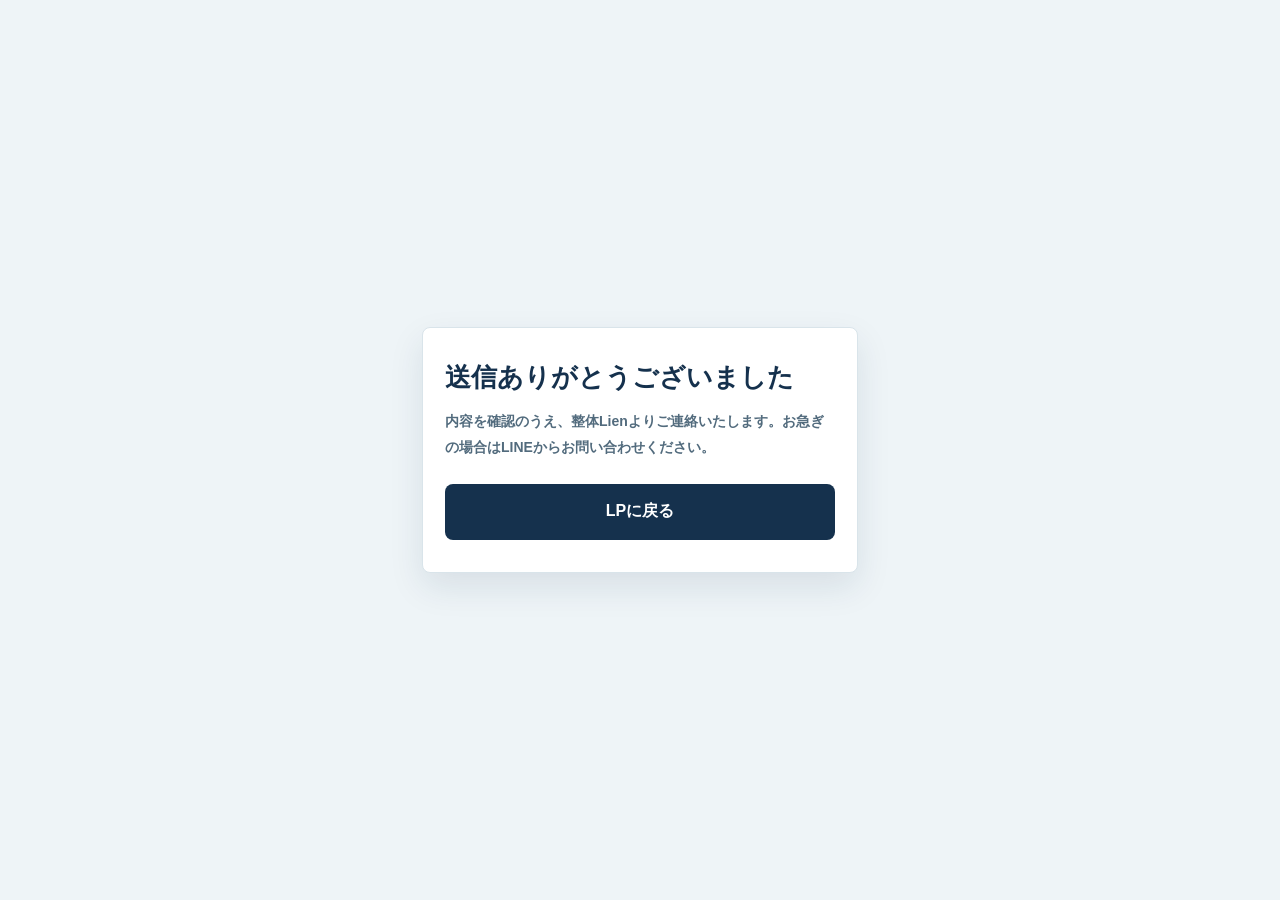
<file: thanks.html>
<!doctype html>
<html lang="ja">
<head>
  <meta charset="utf-8">
  <meta name="viewport" content="width=device-width, initial-scale=1">
  <title>送信ありがとうございました | 整体Lien</title>
  <meta name="robots" content="noindex">
  <style>
    body {
      margin: 0;
      min-height: 100vh;
      display: grid;
      place-items: center;
      background: #eef4f7;
      color: #15314d;
      font-family: -apple-system, BlinkMacSystemFont, "Hiragino Sans", "Yu Gothic", "YuGothic", "Noto Sans JP", sans-serif;
    }
    main {
      width: min(100% - 32px, 390px);
      background: #fff;
      border: 1px solid #d9e4ea;
      border-radius: 8px;
      padding: 32px 22px;
      box-shadow: 0 14px 34px rgba(23, 50, 75, .10);
    }
    h1 {
      margin: 0 0 14px;
      font-size: 26px;
      line-height: 1.35;
    }
    p {
      margin: 0 0 24px;
      color: #526b7d;
      font-size: 14px;
      line-height: 1.8;
      font-weight: 700;
    }
    a {
      display: grid;
      place-items: center;
      min-height: 56px;
      border-radius: 8px;
      background: #15314d;
      color: #fff;
      text-decoration: none;
      font-weight: 900;
    }
  </style>
</head>
<body>
  <main>
    <h1>送信ありがとうございました</h1>
    <p>内容を確認のうえ、整体Lienよりご連絡いたします。お急ぎの場合はLINEからお問い合わせください。</p>
    <a href="index.html">LPに戻る</a>
  </main>
</body>
</html>
</file>
<file: styles.css>
:root {
  --ink: #373331;
  --muted: #756f6a;
  --soft: #f7f5f2;
  --soft-2: #eeebe6;
  --line: #e3ddd4;
  --gold: #b59a72;
  --gold-soft: #d8c6aa;
  --brown: #514239;
  --white: #fff;
  --shadow: 0 14px 36px rgba(61, 52, 44, .08);
  --radius: 8px;
  --serif: "Yu Mincho", "YuMincho", "Hiragino Mincho ProN", "Hiragino Mincho Pro", "Noto Serif JP", "Times New Roman", serif;
}

* {
  box-sizing: border-box;
}

html {
  margin: 0;
  padding: 0;
  background: #ebe8e3;
  -webkit-text-size-adjust: 100%;
  text-size-adjust: 100%;
  scroll-behavior: smooth;
}

body {
  margin: 0;
  color: var(--ink);
  background: #ebe8e3;
  font-family: var(--serif);
  font-feature-settings: "palt";
  letter-spacing: 0;
  line-height: 1.8;
  text-rendering: optimizeLegibility;
  -webkit-font-smoothing: antialiased;
  -moz-osx-font-smoothing: grayscale;
}

body::before {
  content: "";
  position: fixed;
  inset: 0;
  pointer-events: none;
  background: radial-gradient(circle at 50% 0, rgba(255,255,255,.72), rgba(255,255,255,0) 46%);
}

img,
picture {
  display: block;
  max-width: 100%;
}

img {
  width: 100%;
  height: auto;
}

a {
  color: inherit;
}

button,
a {
  -webkit-tap-highlight-color: transparent;
}

.site {
  position: relative;
  width: min(100%, 430px);
  margin: 0 auto;
  overflow: hidden;
  background: var(--white);
  box-shadow: 0 0 80px rgba(46, 40, 34, .14);
}

.sr-only {
  position: absolute;
  width: 1px;
  height: 1px;
  padding: 0;
  margin: -1px;
  overflow: hidden;
  clip: rect(0, 0, 0, 0);
  white-space: nowrap;
  border: 0;
}

.section-pad {
  padding: 40px 22px 46px;
}

.section-pad + .section-pad {
  border-top: 1px solid rgba(181, 154, 114, .15);
}

.eyebrow,
.label,
.case {
  margin: 0 0 12px;
  color: var(--gold);
  font-size: 12px;
  line-height: 1.25;
  letter-spacing: .08em;
  text-transform: uppercase;
}

.eyebrow::before {
  content: "";
  display: inline-block;
  width: 24px;
  height: 1px;
  margin: 0 10px 4px 0;
  background: var(--gold);
}

h2,
h3,
p {
  margin-top: 0;
}

h2 {
  margin-bottom: 12px;
  font-size: 27px;
  font-weight: 500;
  line-height: 1.55;
  color: var(--brown);
}

h3 {
  color: var(--brown);
  font-weight: 600;
  line-height: 1.55;
}

.lead {
  margin-bottom: 22px;
  color: var(--muted);
  font-size: 13px;
  line-height: 2;
}

.center {
  text-align: center;
}

.button {
  position: relative;
  isolation: isolate;
  display: flex;
  align-items: center;
  justify-content: center;
  width: 100%;
  min-height: 58px;
  padding: 14px 20px;
  border-radius: 999px;
  font-size: 16px;
  line-height: 1.35;
  text-decoration: none;
  overflow: visible;
  transition:
    transform .18s ease,
    box-shadow .18s ease,
    background .18s ease;
}

.button::after,
.sticky-cta::after {
  content: ">";
  margin-left: 18px;
  color: currentColor;
  font-family: ui-serif, Georgia, serif;
}

.button:active,
.sticky-cta:active {
  transform: translateY(2px) scale(.99);
}

.button-dark {
  color: #34281f;
  font-weight: 600;
  background:
    linear-gradient(180deg, rgba(255, 255, 255, .55) 0%, rgba(255, 255, 255, .18) 34%, rgba(255, 255, 255, 0) 58%),
    linear-gradient(135deg, #f3dfae 0%, #d6ad64 43%, #b88436 100%);
  border: 1px solid rgba(186, 136, 58, .66);
  box-shadow:
    0 18px 36px rgba(132, 91, 42, .24),
    0 4px 0 rgba(124, 84, 39, .18),
    inset 0 1px 0 rgba(255, 255, 255, .66);
}

.button-dark::before,
.sticky-cta::before {
  content: "";
  position: absolute;
  inset: -8px;
  z-index: -1;
  border: 1px solid rgba(205, 165, 95, .42);
  border-radius: inherit;
  opacity: 0;
  transform: scale(.96);
  pointer-events: none;
  animation: ctaRipple 2.25s ease-out infinite;
  will-change: transform, opacity;
}

.button-dark:hover,
.sticky-cta:hover {
  transform: translateY(-2px) scale(1.02);
  box-shadow:
    0 24px 44px rgba(132, 91, 42, .3),
    0 5px 0 rgba(124, 84, 39, .18),
    inset 0 1px 0 rgba(255, 255, 255, .72);
}

@keyframes ctaRipple {
  0% {
    opacity: 0;
    transform: scale(.97);
  }

  25% {
    opacity: .48;
  }

  100% {
    opacity: 0;
    transform: scale(1.1);
  }
}

.button-outline {
  color: var(--brown);
  background: #fff;
  border: 1px solid var(--gold-soft);
  box-shadow: 0 10px 26px rgba(61, 52, 44, .06);
}

.hero {
  position: relative;
  background:
    radial-gradient(circle at 15% 8%, rgba(224, 205, 174, .18), rgba(255, 255, 255, 0) 34%),
    linear-gradient(180deg, #fff 0%, #fbfaf7 58%, #fff 100%);
}

.hero-bg,
.hero-bg img {
  position: absolute;
  inset: 0;
  width: 100%;
  height: 100%;
}

.hero-bg img {
  object-fit: cover;
  object-position: 63% center;
  filter: saturate(.98) contrast(1.04) brightness(.99);
}

.hero-shade {
  position: absolute;
  inset: 0;
  background:
    linear-gradient(180deg, rgba(255,255,255,.04) 0%, rgba(255,255,255,.25) 52%, rgba(255,255,255,.82) 100%),
    linear-gradient(90deg, rgba(255,255,255,.90) 0%, rgba(255,255,255,.58) 45%, rgba(255,255,255,.10) 100%);
}

.hero-content {
  position: relative;
  z-index: 1;
  padding: 26px 24px 34px;
  display: flex;
  flex-direction: column;
}

.hero-brand {
  display: flex;
  align-items: flex-start;
  justify-content: space-between;
  margin-bottom: 24px;
}

.brand-name {
  margin: 0;
  color: var(--brown);
  font-size: 23px;
  line-height: 1.2;
}

.brand-logo {
  width: 58px;
  height: 60px;
}

.brand-logo img {
  width: 58px;
  height: auto;
  object-fit: contain;
}

.hero-concept {
  margin: 0 0 9px;
  color: var(--brown);
  font-size: clamp(29px, 8vw, 34px);
  font-weight: 500;
  line-height: 1.42;
  letter-spacing: .02em;
}

.hero-tag {
  display: inline-flex;
  align-items: baseline;
  gap: 3px;
  margin-bottom: 2px;
  color: var(--brown);
  font-size: 13px;
  line-height: 1.7;
}

.hero-tag strong {
  color: #a47b3e;
  font-size: 1.18em;
  font-weight: 700;
  letter-spacing: .02em;
}

.hero-tag span {
  color: #6f6258;
  font-size: .95em;
}

.hero h2 {
  margin-bottom: 15px;
  font-size: 34px;
  line-height: 1.62;
  font-weight: 500;
  color: #3d3631;
}

.hero-lead {
  margin-bottom: 16px;
  color: #4f4740;
  font-size: 14px;
  line-height: 1.75;
}

.hero-note {
  margin-bottom: 22px;
  color: var(--muted);
  font-size: 12px;
  line-height: 1.7;
}

.hero-proof {
  display: grid;
  grid-template-columns: 1.16fr 1fr 1fr;
  gap: 7px;
  margin: 0 0 14px;
}

.hero-proof p {
  min-height: 52px;
  margin: 0;
  padding: 8px 6px;
  display: flex;
  flex-direction: column;
  justify-content: center;
  align-items: center;
  border: 1px solid rgba(216, 198, 170, .52);
  border-radius: var(--radius);
  background: rgba(255,255,255,.8);
  box-shadow: 0 8px 18px rgba(61, 52, 44, .045);
  backdrop-filter: blur(4px);
  text-align: center;
}

.hero-proof span,
.hero-proof small {
  color: var(--muted);
  font-size: 8px;
  line-height: 1.4;
  letter-spacing: .04em;
}

.hero-proof strong {
  color: var(--brown);
  font-size: 12px;
  font-weight: 600;
  line-height: 1.35;
  letter-spacing: 0;
  white-space: nowrap;
}

.hero-proof-license {
  border-color: rgba(194, 164, 119, .86) !important;
  background:
    linear-gradient(180deg, rgba(255,255,255,.96) 0%, rgba(250,246,239,.92) 100%) !important;
  box-shadow:
    0 14px 30px rgba(132, 91, 42, .12),
    inset 0 1px 0 rgba(255,255,255,.8) !important;
}

.hero-proof-license span {
  color: #9b7f55;
  font-size: 9px;
  font-weight: 600;
}

.hero-proof-license strong {
  color: #403229;
  font-size: 15px;
  font-weight: 700;
  letter-spacing: .02em;
}

.hero-proof-review span {
  color: #7a6a5d;
  font-size: 7px;
  letter-spacing: .02em;
}

.hero-proof-review strong {
  color: #4b3d34;
  font-size: 11px;
}

.hero-proof-review small {
  color: #9b7f55;
  font-weight: 600;
}

.hero-proof .hero-proof-primary {
  border-color: rgba(194, 164, 119, .76);
  background:
    linear-gradient(180deg, rgba(255,255,255,.95) 0%, rgba(251,248,243,.9) 100%),
    radial-gradient(circle at 50% 0, rgba(217, 190, 142, .18), rgba(255,255,255,0) 62%);
  box-shadow:
    0 12px 28px rgba(82, 69, 54, .095),
    inset 0 1px 0 rgba(255,255,255,.82);
}

.hero-proof-primary .month-badge {
  min-width: 46px;
  margin-bottom: 3px;
  padding: 2px 6px;
  color: #fff;
  font-size: 8px;
  font-weight: 600;
  line-height: 1.25;
  border-radius: 999px;
  background: linear-gradient(135deg, #d4b16f, #a97b37);
  box-shadow: inset 0 1px 0 rgba(255,255,255,.34);
}

.hero-proof-primary strong {
  color: #4f382c;
  font-size: 14px;
  font-weight: 700;
  line-height: 1.1;
  letter-spacing: .015em;
}

.hero-proof-primary small {
  margin-top: 2px;
  color: #9b7242;
  font-size: 9px;
  font-weight: 700;
  letter-spacing: .04em;
}

.hero .button {
  margin-top: 0;
}

.hero-treatment-visual {
  position: relative;
  aspect-ratio: 1.06 / 1;
  margin: 0 0 14px;
  overflow: hidden;
  border: 1px solid rgba(216, 198, 170, .48);
  border-radius: 14px;
  background: #f8f5ef;
  box-shadow:
    0 22px 46px rgba(61, 52, 44, .12),
    inset 0 1px 0 rgba(255, 255, 255, .82);
}

.hero-treatment-visual::before {
  content: "";
  position: absolute;
  inset: 0;
  z-index: 1;
  pointer-events: none;
  background:
    radial-gradient(circle at 55% 48%, rgba(255, 255, 255, 0) 0%, rgba(255, 255, 255, 0) 44%, rgba(255, 255, 255, .08) 72%, rgba(255, 255, 255, .18) 100%),
    linear-gradient(90deg, rgba(255,255,255,.04), rgba(255,255,255,.1));
}

.hero-treatment-visual::after {
  content: "";
  position: absolute;
  right: 0;
  bottom: 0;
  width: 34%;
  height: 30%;
  z-index: 1;
  pointer-events: none;
  background:
    radial-gradient(circle at 62% 62%, rgba(92, 70, 50, .07), rgba(92, 70, 50, 0) 64%),
    linear-gradient(135deg, rgba(255,255,255,0), rgba(213,190,160,.1));
}

.hero-treatment-visual img {
  width: 100%;
  height: 100%;
  object-fit: cover;
  object-position: 37% 48%;
  filter: brightness(1.04) contrast(1.045) saturate(.98);
  transform: scale(1.03);
}

.hero-case {
  position: relative;
  height: clamp(356px, 44svh, 414px);
  margin: 0 0 13px;
  overflow: hidden;
  border: 1px solid rgba(216, 198, 170, .46);
  border-radius: 14px;
  background:
    linear-gradient(180deg, rgba(255, 255, 255, .72), rgba(248, 245, 239, .72)),
    #fff;
  box-shadow:
    0 20px 42px rgba(61, 52, 44, .12),
    inset 0 1px 0 rgba(255, 255, 255, .82);
}

.hero-case img {
  width: 100%;
  height: auto;
  filter: drop-shadow(0 18px 18px rgba(61, 52, 44, .16)) brightness(1.02) contrast(1.035) saturate(.96);
}

.hero-case-label {
  position: absolute;
  top: 8px;
  z-index: 2;
  min-width: 58px;
  padding: 4px 11px;
  border-radius: 999px;
  color: #6a5b50;
  background: rgba(238, 232, 223, .78);
  font-size: 10px;
  line-height: 1;
  text-align: center;
  box-shadow: 0 8px 18px rgba(61, 52, 44, .08);
}

.hero-case-label.before {
  left: 16px;
}

.hero-case-label.after {
  right: 16px;
  color: #fff;
  background: linear-gradient(135deg, rgba(210, 173, 103, .9), rgba(169, 120, 49, .9));
}

.intro-photo {
  padding-top: 26px;
  background: linear-gradient(180deg, #fff 0%, #fbfaf8 100%);
}

.intro-photo picture {
  overflow: hidden;
  border-radius: var(--radius);
  box-shadow: var(--shadow);
}

.intro-photo img {
  aspect-ratio: 1.1 / 1;
  object-fit: cover;
}

.brand-copy {
  margin: 23px 0 18px;
  text-align: center;
  color: var(--brown);
  font-size: 28px;
  line-height: 1.6;
}

.top-cards {
  display: grid;
  grid-template-columns: repeat(3, 1fr);
  gap: 9px;
}

.mini-card {
  min-height: 118px;
  padding: 16px 8px 14px;
  display: flex;
  flex-direction: column;
  justify-content: center;
  text-align: center;
  border: 1px solid var(--line);
  border-radius: var(--radius);
  background: rgba(255, 255, 255, .9);
  box-shadow: 0 8px 20px rgba(61, 52, 44, .045);
}

.mini-card span,
.mini-card small {
  color: var(--muted);
  font-size: 11px;
  line-height: 1.5;
}

.mini-card strong {
  margin: 7px 0 5px;
  color: var(--brown);
  font-size: 18px;
  line-height: 1.3;
}

.mini-card:first-child strong {
  color: #2d2926;
  font-size: 21px;
}

.ba-section,
.worries,
.recommend,
.faq-section {
  background: #fbfaf8;
}

.ba-section .eyebrow {
  margin-bottom: 10px;
}

.ba-title {
  position: relative;
  margin-bottom: 24px;
  text-align: center;
  line-height: 1.52;
}

.ba-title span {
  position: relative;
  display: inline-block;
  margin: 0 2px 6px;
  color: #b88436;
  font-size: 1.18em;
  font-weight: 700;
  line-height: 1.2;
  text-shadow: 0 8px 22px rgba(184, 132, 54, .13);
}

.ba-title.reveal span {
  opacity: 0;
  transform: translateY(10px);
  transition:
    opacity .62s ease,
    transform .62s cubic-bezier(.22, 1, .36, 1);
  transition-delay: .14s;
}

.ba-title.reveal.is-revealed span {
  opacity: 1;
  transform: translateY(0);
}

.ba-title span::after {
  content: "";
  position: absolute;
  left: 50%;
  bottom: -7px;
  width: 42px;
  height: 1px;
  background: linear-gradient(90deg, transparent, rgba(184, 132, 54, .82), transparent);
  transform: translateX(-50%);
}

.ba-title::after {
  content: "⌄";
  display: block;
  margin-top: 4px;
  color: rgba(184, 132, 54, .78);
  font-size: 16px;
  line-height: 1;
}

.ba-list {
  display: grid;
  gap: 14px;
}

.photo-card {
  padding: 15px;
  background: #fff;
  border: 1px solid var(--line);
  border-radius: var(--radius);
  box-shadow: 0 10px 28px rgba(61, 52, 44, .055);
}

.photo-card h3 {
  margin-bottom: 12px;
  font-size: 18px;
}

.photo-card picture {
  overflow: hidden;
  border-radius: 6px;
  background: #f3f1ee;
}

.photo-card img {
  width: 100%;
  max-height: 470px;
  object-fit: contain;
}

.caption {
  margin: 12px 0 20px;
  color: var(--muted);
  font-size: 11px;
  text-align: right;
}

.ba-offer-card {
  position: relative;
  margin: 18px 0 16px;
  padding: 18px 18px 17px;
  display: grid;
  justify-items: center;
  gap: 7px;
  overflow: hidden;
  border: 1px solid rgba(194, 164, 119, .58);
  border-radius: 14px;
  background:
    radial-gradient(circle at 50% 0, rgba(221, 194, 145, .24), rgba(255,255,255,0) 58%),
    linear-gradient(180deg, rgba(255,255,255,.98), rgba(251,248,243,.95));
  box-shadow:
    0 16px 34px rgba(82, 69, 54, .08),
    inset 0 1px 0 rgba(255,255,255,.9);
  text-align: center;
}

.ba-offer-card::before {
  content: "";
  position: absolute;
  top: 0;
  left: 12%;
  right: 12%;
  height: 1px;
  background: linear-gradient(90deg, transparent, rgba(184, 132, 54, .62), transparent);
}

.ba-offer-card span {
  padding: 4px 15px;
  color: #fff;
  font-size: 11px;
  line-height: 1.3;
  letter-spacing: .08em;
  border-radius: 999px;
  background: linear-gradient(135deg, #d4b16f, #a97b37);
  box-shadow: inset 0 1px 0 rgba(255,255,255,.34);
}

.ba-offer-card strong {
  color: #4f382c;
  font-size: 34px;
  font-weight: 600;
  line-height: 1.15;
  letter-spacing: .02em;
}

.ba-offer-card small {
  color: #9b7242;
  font-size: 13px;
  font-weight: 700;
  letter-spacing: .06em;
}

.trust-campaign {
  background:
    linear-gradient(180deg, #fff 0%, #fbfaf8 52%, #fff 100%);
}

.trust-grid {
  display: grid;
  grid-template-columns: 1fr 1fr;
  gap: 10px;
  margin: 16px 0 14px;
}

.trust-grid div {
  min-height: 96px;
  padding: 18px 12px;
  display: flex;
  flex-direction: column;
  justify-content: center;
  border: 1px solid var(--line);
  border-radius: var(--radius);
  background: rgba(255, 255, 255, .92);
}

.trust-grid span {
  color: var(--muted);
  font-size: 12px;
  line-height: 1.45;
}

.trust-grid strong {
  margin-top: 7px;
  color: var(--brown);
  font-size: 18px;
  line-height: 1.45;
}

.assurance-grid {
  display: grid;
  grid-template-columns: 1fr 1fr;
  gap: 9px;
  margin: 0 0 24px;
}

.assurance-grid div {
  position: relative;
  min-height: 74px;
  padding: 14px 12px 14px 38px;
  display: flex;
  flex-direction: column;
  justify-content: center;
  border: 1px solid var(--line);
  border-radius: var(--radius);
  background: rgba(255,255,255,.9);
}

.assurance-grid div::before {
  content: "";
  position: absolute;
  left: 15px;
  top: 50%;
  width: 11px;
  height: 11px;
  transform: translateY(-50%);
  border: 1px solid var(--gold);
  border-radius: 50%;
}

.assurance-grid span {
  color: var(--gold);
  font-size: 10px;
  line-height: 1.4;
}

.assurance-grid strong {
  color: var(--brown);
  font-size: 13px;
  line-height: 1.55;
}

.campaign-card {
  padding: 24px 18px 21px;
  border: 1px solid var(--gold-soft);
  border-radius: 12px;
  background: #fff;
  box-shadow: var(--shadow);
}

.campaign-card > h2 {
  margin-bottom: 8px;
  text-align: center;
  font-size: 29px;
}

.campaign-card .label {
  display: block;
  width: fit-content;
  margin: 0 auto 14px;
  padding: 6px 20px;
  border: 1px solid var(--gold-soft);
  border-radius: 4px;
}

.campaign-body {
  display: grid;
  gap: 18px;
  margin: 18px 0 20px;
  padding-top: 18px;
  border-top: 1px solid rgba(181, 154, 114, .32);
}

.price-focus {
  text-align: center;
}

.price-focus span {
  display: inline-block;
  margin-bottom: 10px;
  padding: 7px 18px;
  color: var(--brown);
  font-size: 14px;
  background: linear-gradient(90deg, #f0e5d5, #fff7eb);
  clip-path: polygon(7% 0, 93% 0, 100% 50%, 93% 100%, 7% 100%, 0 50%);
}

.price-focus del {
  display: block;
  color: #928a82;
  font-size: 15px;
}

.price-focus strong {
  display: block;
  color: #25221f;
  font-size: 60px;
  font-weight: 500;
  line-height: 1.12;
}

.price-focus small {
  display: block;
  color: var(--muted);
  font-size: 13px;
}

.value-list {
  padding: 18px;
  border-radius: var(--radius);
  background: var(--soft);
}

.value-list h3 {
  margin-bottom: 12px;
  font-size: 20px;
}

.value-list p {
  position: relative;
  margin: 8px 0 0;
  padding-left: 20px;
  color: var(--muted);
  font-size: 13px;
  line-height: 1.6;
}

.value-list p::before,
.recommend-card li::before {
  content: "";
  position: absolute;
  left: 0;
  top: .56em;
  width: 8px;
  height: 8px;
  border: 1px solid var(--gold);
  border-radius: 50%;
}

.campaign-icons {
  display: grid;
  grid-template-columns: 1fr;
  gap: 9px;
  margin-bottom: 20px;
}

.campaign-icons div {
  padding: 14px 16px;
  border: 1px solid var(--line);
  border-radius: var(--radius);
  background: rgba(255,255,255,.9);
}

.campaign-icons span {
  display: block;
  color: var(--brown);
  font-size: 15px;
  line-height: 1.4;
}

.campaign-icons small {
  color: var(--muted);
  font-size: 12px;
}

.price-section {
  padding-top: 34px;
}

.price-card {
  display: grid;
  grid-template-columns: minmax(0, 1fr) 142px;
  gap: 12px;
  align-items: center;
  min-height: 106px;
  margin-top: 10px;
  padding: 18px 16px;
  border: 1px solid var(--line);
  border-radius: var(--radius);
  background: #fff;
  box-shadow: 0 8px 22px rgba(61, 52, 44, .045);
}

.price-card.highlight,
.price-card.accent {
  border-color: var(--gold-soft);
  background: linear-gradient(135deg, #fff, #fbf8f3);
}

.price-card h3 {
  margin: 2px 0 4px;
  font-size: 19px;
}

.price-card p,
.price-card small,
.price-card .price span {
  margin: 0;
  color: var(--muted);
  font-size: 12px;
  line-height: 1.6;
}

.price-card .price {
  text-align: right;
}

.price-card .price del {
  display: block;
  color: #8b8580;
  font-size: 12px;
}

.price-card .price strong {
  display: block;
  color: #2d2926;
  font-size: 22px;
  line-height: 1.25;
  font-weight: 500;
}

.price-card.highlight .price strong {
  font-size: 32px;
}

.cta-block {
  margin-top: 18px;
  padding: 18px;
  border: 1px solid var(--gold-soft);
  border-radius: var(--radius);
  background: linear-gradient(135deg, #fff, #fbf8f3);
  box-shadow: 0 9px 22px rgba(61, 52, 44, .045);
}

.cta-block p {
  margin: 0 0 14px;
  color: var(--muted);
  font-size: 13px;
  line-height: 1.85;
  text-align: center;
}

.worry-intro {
  margin: 0 0 24px;
  color: #5d544d;
  font-size: 15px;
  line-height: 2.05;
  text-align: center;
}

.worry-intro span {
  color: #9b7242;
  font-weight: 600;
}

.beauty-worry-list {
  display: grid;
  gap: 18px;
}

.beauty-worry-card {
  overflow: hidden;
  border: 1px solid rgba(227, 221, 212, .92);
  border-radius: 14px;
  background:
    linear-gradient(180deg, rgba(255,255,255,.96), rgba(250,248,244,.92));
  box-shadow:
    0 14px 34px rgba(61, 52, 44, .07),
    inset 0 1px 0 rgba(255,255,255,.86);
}

.beauty-worry-copy {
  position: relative;
  padding: 20px 18px 16px;
}

.beauty-worry-copy::after {
  content: "";
  position: absolute;
  left: 18px;
  right: 18px;
  bottom: 0;
  height: 1px;
  background: linear-gradient(90deg, rgba(181, 154, 114, .5), transparent);
}

.beauty-worry-copy span {
  display: inline-flex;
  align-items: center;
  justify-content: center;
  width: 34px;
  height: 34px;
  margin-bottom: 10px;
  color: #fff;
  font-size: 12px;
  line-height: 1;
  border-radius: 999px;
  background: linear-gradient(135deg, #d4b16f, #a97b37);
  box-shadow: 0 8px 18px rgba(132, 91, 42, .13);
}

.beauty-worry-copy h3 {
  margin-bottom: 7px;
  font-size: 25px;
  font-weight: 500;
  line-height: 1.35;
}

.beauty-worry-copy .catch {
  margin-bottom: 9px;
  color: #4f382c;
  font-size: 17px;
  line-height: 1.65;
  font-weight: 600;
}

.beauty-worry-copy p:not(.catch) {
  margin: 0;
  color: var(--muted);
  font-size: 13px;
  line-height: 1.9;
}

.beauty-worry-card picture {
  overflow: hidden;
  background: #fff;
}

.beauty-worry-card img {
  width: 100%;
  height: auto;
  transform: scale(1.035);
  transform-origin: center;
  transition:
    transform .9s cubic-bezier(.22, 1, .36, 1),
    filter .9s ease;
  filter: brightness(1.015) contrast(1.02) saturate(.98);
}

.beauty-worry-card.reveal.is-revealed img {
  transform: scale(1);
}

.worry-list {
  display: grid;
  gap: 10px;
  margin-top: 22px;
}

.worry-list p {
  position: relative;
  min-height: 82px;
  margin: 0;
  padding: 16px 16px 16px 74px;
  display: flex;
  align-items: center;
  color: var(--brown);
  font-size: 15px;
  line-height: 1.7;
  border: 1px solid var(--line);
  border-radius: var(--radius);
  background: #fff;
  box-shadow: 0 7px 18px rgba(61, 52, 44, .04);
}

.worry-list span {
  position: absolute;
  left: 17px;
  top: 50%;
  transform: translateY(-50%);
  width: 42px;
  color: var(--gold);
  font-size: 19px;
  line-height: 1;
}

.worry-list span::after {
  content: "";
  position: absolute;
  right: 0;
  top: 50%;
  width: 2px;
  height: 34px;
  transform: translateY(-50%);
  background: var(--gold-soft);
}

.logic-list {
  display: grid;
  gap: 10px;
  margin-top: 20px;
}

.logic-list div {
  display: grid;
  grid-template-columns: 1fr 24px 1fr;
  align-items: stretch;
  overflow: hidden;
  border: 1px solid var(--line);
  border-radius: var(--radius);
  background: #fff;
  box-shadow: 0 8px 20px rgba(61, 52, 44, .04);
}

.logic-list span,
.logic-list strong {
  padding: 14px 12px;
  font-size: 13px;
  line-height: 1.65;
}

.logic-list span {
  color: var(--muted);
  background: #f0efed;
  font-weight: 400;
}

.logic-list strong {
  color: var(--brown);
  background: #fffaf3;
  font-weight: 600;
}

.logic-list b {
  display: flex;
  align-items: center;
  justify-content: center;
  color: var(--gold);
  font-weight: 400;
  background: #fff;
}

.closing-copy {
  margin: 28px 0 0;
  padding-top: 20px;
  border-top: 1px solid var(--gold-soft);
  color: var(--brown);
  text-align: center;
  font-size: 19px;
  line-height: 1.9;
}

.wide-photo {
  overflow: hidden;
  border-radius: var(--radius);
  box-shadow: var(--shadow);
  aspect-ratio: 1.42 / 1;
  object-fit: cover;
}

.method-steps {
  position: relative;
  display: grid;
  grid-template-columns: repeat(3, 1fr);
  gap: 8px;
  margin-top: 16px;
}

.method-steps::before {
  content: "";
  position: absolute;
  left: 16%;
  right: 16%;
  top: 50%;
  height: 1px;
  background: var(--gold-soft);
  z-index: 0;
}

.method-steps div {
  position: relative;
  z-index: 1;
  min-height: 112px;
  padding: 13px 7px;
  display: flex;
  flex-direction: column;
  align-items: center;
  justify-content: center;
  text-align: center;
  border: 1px solid var(--line);
  border-radius: var(--radius);
  background: rgba(255,255,255,.96);
}

.method-steps span,
.flow-list span {
  color: var(--gold);
  font-size: 11px;
  line-height: 1.4;
}

.method-steps strong {
  margin: 6px 0;
  color: var(--brown);
  font-size: 13px;
  line-height: 1.45;
}

.method-steps small {
  color: var(--muted);
  font-size: 10px;
  line-height: 1.45;
}

.feature-list {
  display: grid;
  gap: 13px;
  margin: 22px 0 26px;
}

.feature-list article {
  position: relative;
  display: grid;
  grid-template-columns: 92px 1fr;
  gap: 14px;
  align-items: center;
  padding: 13px;
  border: 1px solid var(--line);
  border-radius: var(--radius);
  background: #fff;
  box-shadow: 0 9px 20px rgba(61, 52, 44, .04);
}

.feature-list picture {
  overflow: hidden;
  border-radius: 6px;
}

.feature-list img {
  width: 92px;
  height: 92px;
  object-fit: cover;
}

.feature-list article > span {
  position: absolute;
  left: 19px;
  top: 16px;
  color: var(--gold);
  font-size: 19px;
  line-height: 1;
  text-shadow: 0 1px 10px rgba(255,255,255,.8);
}

.feature-list h3 {
  margin-bottom: 5px;
  font-size: 16px;
}

.feature-list p {
  margin: 0;
  color: var(--muted);
  font-size: 12px;
  line-height: 1.65;
}

.recommend-card {
  margin-top: 14px;
  padding: 22px 18px;
  border: 1px solid var(--line);
  border-radius: var(--radius);
  background: #fff;
  box-shadow: 0 8px 22px rgba(61, 52, 44, .045);
}

.recommend-card > p:first-child {
  display: flex;
  align-items: center;
  gap: 10px;
  margin-bottom: 16px;
}

.recommend-card > p:first-child span {
  width: 42px;
  height: 42px;
  display: inline-flex;
  align-items: center;
  justify-content: center;
  color: var(--gold);
  border: 1px solid var(--gold-soft);
  border-radius: 50%;
  font-size: 20px;
  line-height: 1;
}

.recommend-card b {
  color: var(--gold);
  font-size: 12px;
  font-weight: 400;
  letter-spacing: .08em;
}

.recommend-card h3 {
  margin-bottom: 8px;
  font-size: 21px;
}

.recommend-card h3 + p {
  margin-bottom: 16px;
  color: var(--muted);
  font-size: 13px;
  line-height: 1.8;
}

.recommend-card ul {
  display: grid;
  gap: 9px;
  padding: 0;
  margin: 0;
  list-style: none;
}

.recommend-card li {
  position: relative;
  padding-left: 22px;
  color: var(--brown);
  font-size: 13px;
  line-height: 1.75;
}

.recommend .button {
  margin-top: 24px;
}

.flow-list {
  display: grid;
  gap: 9px;
  margin-top: 20px;
}

.flow-list div {
  position: relative;
  padding: 17px 18px 17px 24px;
  border: 1px solid var(--line);
  border-radius: var(--radius);
  background: #fff;
  box-shadow: 0 7px 18px rgba(61, 52, 44, .035);
}

.flow-list div::before {
  content: "";
  position: absolute;
  left: 0;
  top: 18px;
  bottom: 18px;
  width: 2px;
  background: var(--gold-soft);
}

.flow-list h3 {
  margin: 4px 0 5px;
  font-size: 17px;
}

.flow-list p {
  margin: 0;
  color: var(--muted);
  font-size: 12px;
  line-height: 1.75;
}

.reviews-section {
  padding: 48px 22px 52px;
  background: #fff;
}

.reviews-head {
  display: flex;
  justify-content: space-between;
  gap: 16px;
  margin-bottom: 22px;
}

.reviews-kicker {
  margin-bottom: 8px;
  color: var(--gold);
  font-size: 12px;
  letter-spacing: .08em;
}

.reviews-head h2 {
  margin-bottom: 9px;
}

.reviews-head p {
  color: var(--muted);
  font-size: 12px;
  line-height: 1.8;
}

.reviews-score {
  min-width: 112px;
  padding: 11px 12px 10px;
  text-align: center;
  color: var(--brown);
  font-size: 12px;
  line-height: 1.5;
  border: 1px solid rgba(216, 198, 170, .58);
  border-radius: var(--radius);
  background: linear-gradient(180deg, #fff 0%, #fbf8f2 100%);
  box-shadow: 0 10px 24px rgba(61, 52, 44, .055);
}

.reviews-score strong {
  display: block;
  color: var(--brown);
  font-size: 17px;
}

.reviews-score-source {
  color: #7a6a5d;
  font-size: 9px;
  line-height: 1.25;
  letter-spacing: .02em;
}

.reviews-score-stars {
  margin-top: 5px;
  color: var(--gold);
  font-size: 14px;
  font-weight: 700;
  line-height: 1;
  letter-spacing: -.02em;
}

.reviews-score-number {
  margin-top: 2px;
  color: var(--brown);
  font-size: 22px;
  font-weight: 700;
  line-height: 1.1;
}

.reviews-score-count {
  margin-top: 6px;
  color: #9b7f55;
  font-size: 10px;
  font-weight: 600;
}

.review-card {
  padding: 20px 18px;
  margin-top: 12px;
  border: 1px solid var(--line);
  border-radius: var(--radius);
  background: #fff;
  box-shadow: 0 9px 24px rgba(61, 52, 44, .05);
}

.review-card-head {
  display: flex;
  align-items: flex-start;
  justify-content: space-between;
  gap: 12px;
  margin-bottom: 12px;
}

.review-stars {
  margin-bottom: 10px;
  color: var(--gold);
  font-size: 18px;
  line-height: 1;
}

.review-age {
  margin: 0;
  color: var(--brown);
  font-size: 14px;
  line-height: 1.6;
}

.review-source {
  flex: none;
  color: var(--muted);
  font-size: 10px;
  line-height: 1.6;
  letter-spacing: .02em;
}

.review-body {
  margin: 0 0 8px;
  color: var(--muted);
  font-size: 13px;
  line-height: 1.9;
}

.review-body:last-child {
  margin-bottom: 0;
}

.reviews-cta {
  margin-top: 18px;
}

.displayReview[data-display-review="false"],
.review-card.is-hidden {
  display: none;
}

.faq-section {
  padding: 48px 22px 52px;
}

.faq-kicker {
  margin-bottom: 10px;
  color: var(--gold);
  font-size: 12px;
  letter-spacing: .08em;
}

.faq-lead {
  margin-bottom: 22px;
  color: var(--muted);
  font-size: 13px;
  line-height: 1.9;
}

.faq-list {
  display: grid;
  gap: 9px;
}

.faq-item {
  overflow: hidden;
  border: 1px solid var(--line);
  border-radius: var(--radius);
  background: #fff;
}

.faq-question {
  width: 100%;
  min-height: 58px;
  padding: 16px;
  display: grid;
  grid-template-columns: 1fr 24px;
  gap: 14px;
  align-items: center;
  color: var(--brown);
  font: 600 14px/1.6 var(--serif);
  text-align: left;
  background: transparent;
  border: 0;
}

.faq-toggle {
  color: var(--gold);
  font-size: 22px;
  font-weight: 400;
  text-align: right;
}

.faq-answer {
  max-height: 0;
  overflow: hidden;
  transition: max-height .32s ease;
}

.faq-answer-inner {
  padding: 0 16px 18px;
}

.faq-answer-inner p {
  margin: 0;
  color: var(--muted);
  font-size: 12px;
  line-height: 1.85;
}

.faq-answer-inner p + p {
  margin-top: 8px;
}

.faq-item.is-open .faq-answer {
  max-height: 340px;
}

.access-message {
  background: linear-gradient(180deg, #fff, #fbfaf8);
}

.message-card {
  padding: 30px 20px;
  margin-bottom: 42px;
  text-align: center;
  border-top: 1px solid var(--gold-soft);
  border-bottom: 1px solid var(--gold-soft);
  background: linear-gradient(180deg, rgba(247,245,242,.7), #fff);
}

.message-card.solo {
  margin-bottom: 0;
}

.message-main {
  margin: 12px 0 12px;
  color: var(--brown);
  font-size: 29px;
  line-height: 1.65;
}

.message-card h2 {
  margin-bottom: 14px;
  font-size: 24px;
}

.message-card p {
  color: var(--muted);
  font-size: 13px;
  line-height: 2;
}

.message-card > strong {
  display: block;
  margin-top: 16px;
  color: var(--brown);
  font-size: 16px;
  font-weight: 500;
  line-height: 1.8;
}

.message-card .closing-copy {
  margin-top: 18px;
  padding-top: 16px;
  font-size: 17px;
}

.access-card,
.access-note {
  margin-top: 14px;
  padding: 20px 18px;
  border: 1px solid var(--line);
  border-radius: var(--radius);
  background: #fff;
  box-shadow: 0 9px 24px rgba(61, 52, 44, .045);
}

.access-card p,
.access-note p {
  margin: 0;
  color: var(--muted);
  font-size: 13px;
  line-height: 1.9;
}

.access-card p + p,
.access-note p + p {
  margin-top: 10px;
}

.access-card strong {
  color: var(--brown);
  font-size: 17px;
}

.access-card span {
  display: block;
  margin-bottom: 2px;
  color: var(--gold);
  font-size: 11px;
  letter-spacing: .06em;
}

.access-note h3 {
  margin-bottom: 12px;
  font-size: 18px;
}

.access-note p {
  position: relative;
  padding-left: 18px;
}

.access-note p::before {
  content: "";
  position: absolute;
  left: 0;
  top: .78em;
  width: 7px;
  height: 7px;
  border: 1px solid var(--gold);
  border-radius: 50%;
}

.access-message .button-outline {
  margin: 18px 0 12px;
}

.final-title {
  margin: 44px 0 16px;
  text-align: center;
  font-size: 25px;
}

.sticky-cta {
  position: fixed;
  isolation: isolate;
  left: 14px;
  right: 14px;
  bottom: calc(12px + env(safe-area-inset-bottom));
  z-index: 10;
  width: auto;
  max-width: 390px;
  margin: 0 auto;
  min-height: 54px;
  display: flex;
  align-items: center;
  justify-content: center;
  padding: 13px 18px;
  color: #34281f;
  text-decoration: none;
  font-weight: 600;
  font-size: 15px;
  line-height: 1.3;
  background:
    linear-gradient(180deg, rgba(255, 255, 255, .55) 0%, rgba(255, 255, 255, .18) 34%, rgba(255, 255, 255, 0) 58%),
    linear-gradient(135deg, #f3dfae 0%, #d6ad64 43%, #b88436 100%);
  border: 1px solid rgba(186, 136, 58, .66);
  border-radius: 999px;
  box-shadow:
    0 18px 36px rgba(132, 91, 42, .28),
    0 4px 0 rgba(124, 84, 39, .18),
    inset 0 1px 0 rgba(255, 255, 255, .66);
  opacity: 0;
  visibility: hidden;
  transition: opacity .22s ease, visibility .22s ease;
}

.sticky-cta.is-visible {
  opacity: 1;
  visibility: visible;
}

.sticky-cta.is-hidden {
  opacity: 0;
  visibility: hidden;
}

.reveal {
  opacity: 0;
  transform: translateY(20px);
  transition:
    opacity .72s ease,
    transform .72s cubic-bezier(.22, 1, .36, 1);
  will-change: opacity, transform;
}

.reveal.is-revealed {
  opacity: 1;
  transform: translateY(0);
  will-change: auto;
}

@media (prefers-reduced-motion: reduce) {
  *,
  *::before,
  *::after {
    scroll-behavior: auto !important;
  }

  .reveal {
    opacity: 1;
    transform: none;
    transition: none;
    transition-delay: 0s !important;
    will-change: auto;
  }

  .ba-title.reveal span {
    opacity: 1;
    transform: none;
    transition: none;
    transition-delay: 0s;
  }

  .button-dark::before,
  .sticky-cta::before {
    animation: none;
    opacity: 0;
  }
}

@media (min-width: 431px) {
  .site {
    margin-top: 22px;
    margin-bottom: 22px;
    border-radius: 16px;
  }
}

@media (max-width: 374px) {
  .section-pad,
  .reviews-section,
  .faq-section {
    padding-left: 18px;
    padding-right: 18px;
  }

  .hero-content {
    padding-left: 20px;
    padding-right: 20px;
  }

  .hero h2 {
    font-size: 31px;
  }

  .price-card {
    grid-template-columns: 1fr;
  }

  .price-card .price {
    text-align: left;
  }

  .reviews-head {
    display: block;
  }

  .reviews-score {
    margin-top: 8px;
    text-align: left;
  }
}
</file>
